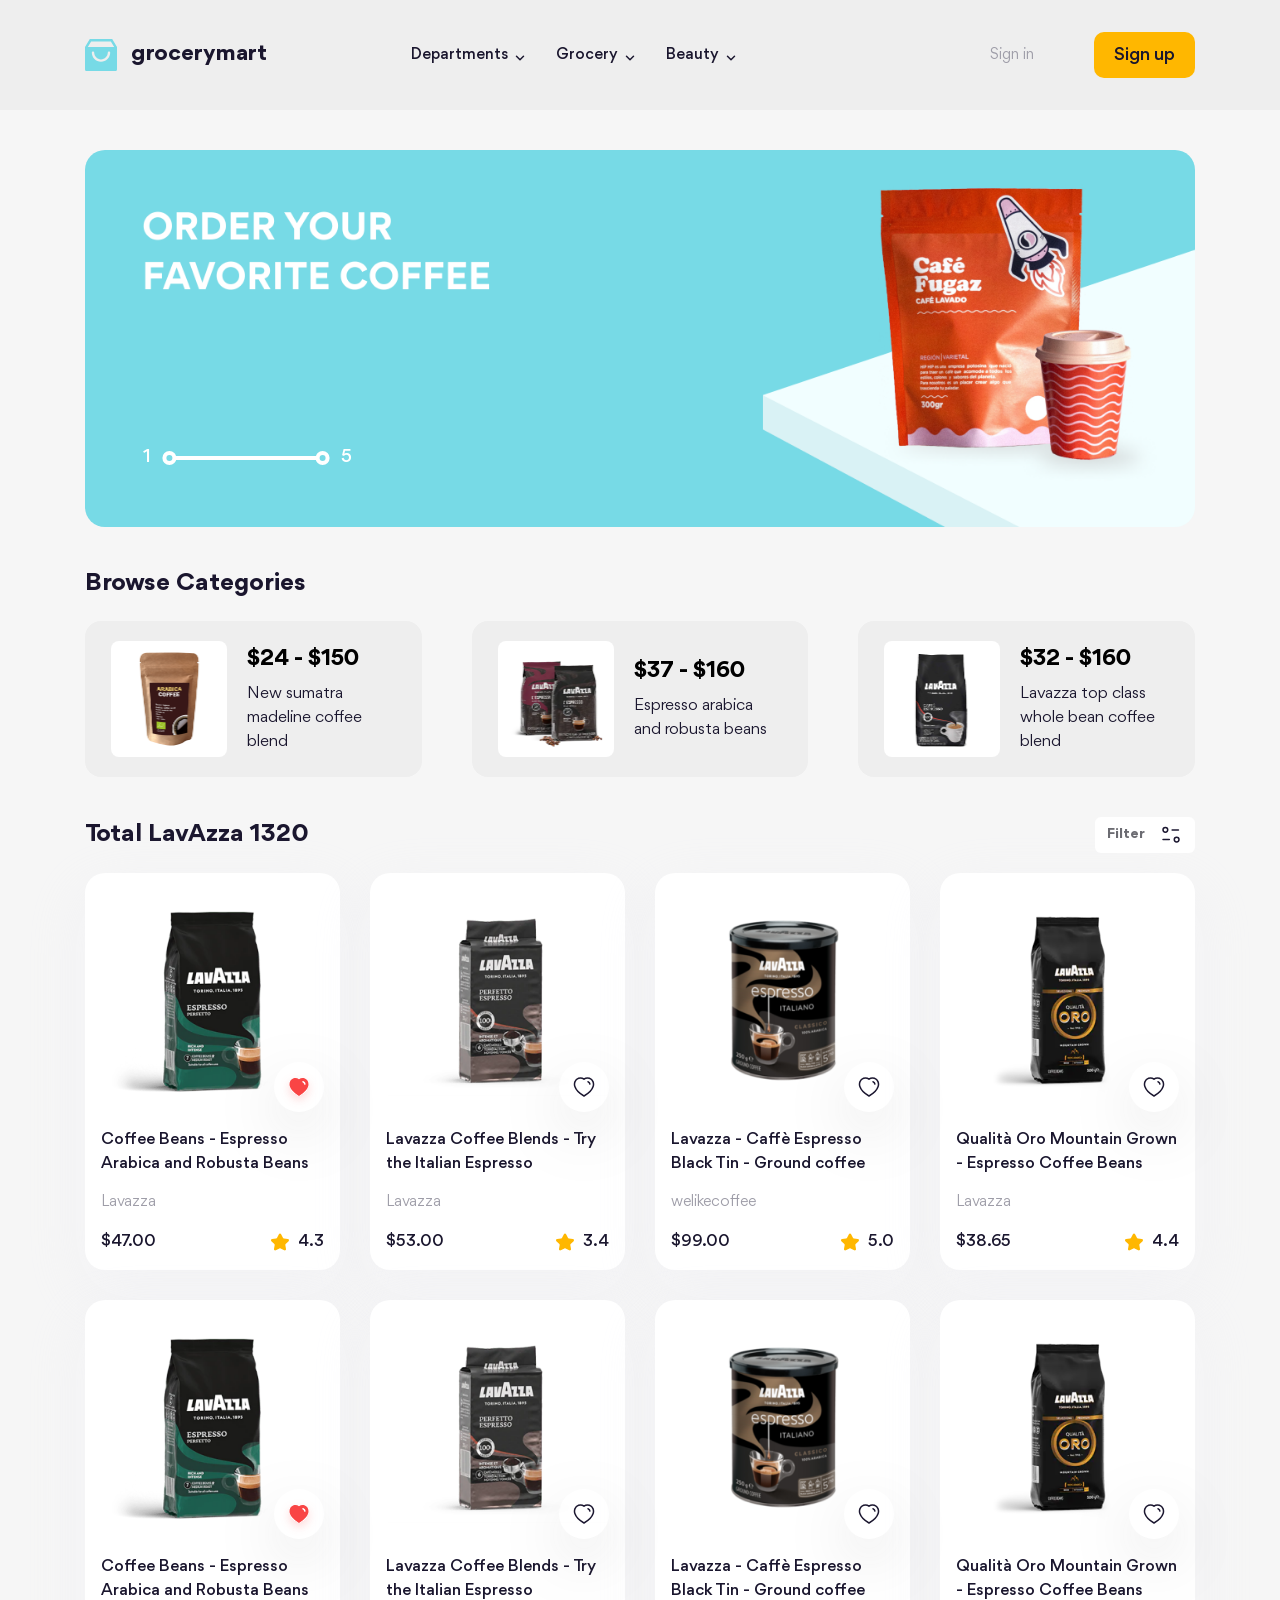
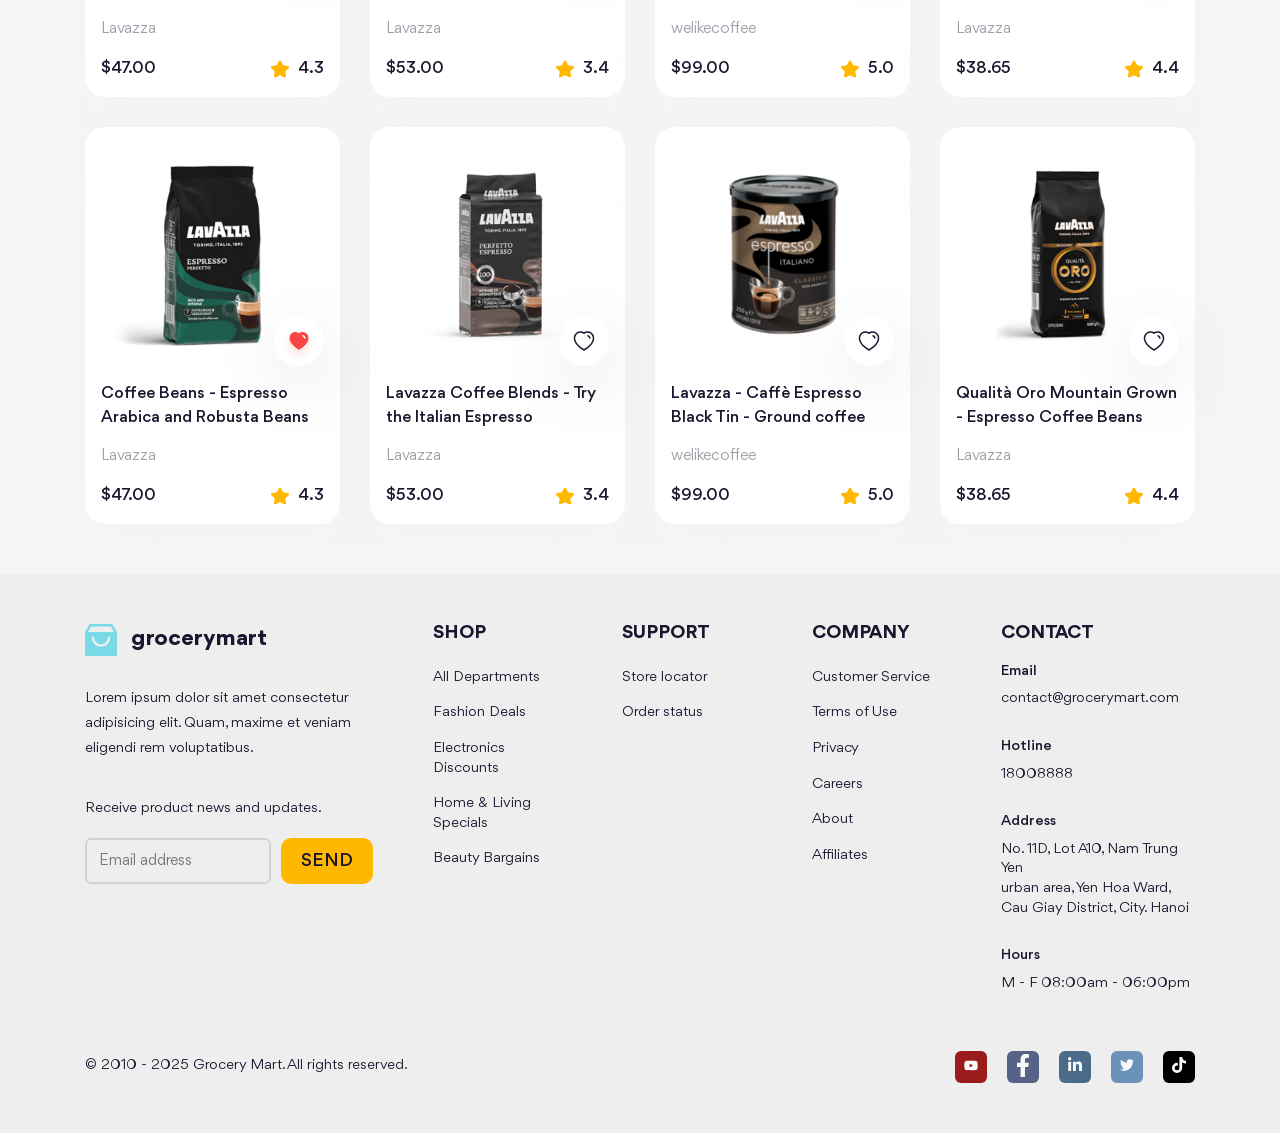
<file: index.html>
<!DOCTYPE html>
<html lang="en" class="">
    <head>
        <meta charset="UTF-8" />
        <meta name="viewport" content="width=device-width, initial-scale=1.0" />
        <title>Grocery Mart</title>

        <!-- Font -->
        <link rel="stylesheet" href="./assets/fonts/stylesheet.css" />
        <!-- Favicon -->
        <link rel="apple-touch-icon" sizes="76x76" href="./assets/favicon/apple-touch-icon.png" />
        <link rel="icon" type="image/png" sizes="32x32" href="./assets/favicon/favicon-32x32.png" />
        <link rel="icon" type="image/png" sizes="16x16" href="./assets/favicon/favicon-16x16.png" />
        <link rel="manifest" href="./assets/favicon/site.webmanifest" />
        <link rel="mask-icon" href="./assets/favicon/safari-pinned-tab.svg" color="#5bbad5" />
        <meta name="msapplication-TileColor" content="#da532c" />
        <meta name="theme-color" content="#ffffff" />

        <!-- Style CSS -->
        <link rel="stylesheet" href="./assets/css/main.css" />
        <!-- Scripts -->
        <script src="./assets/js/scripts.js"></script>
    </head>

    <body>
        <!-- Header -->
        <header id="header" class="header"></header>
        <script>
            load("#header", "./templates/header.html");
        </script>

        <!-- Main content -->
        <div class="container home">
            <!-- SlideShow -->
            <div class="home__container">
                <div class="slideshow">
                    <div class="slideshow__inner">
                        <div class="slideshow__item">
                            <a class="slideshow__link">
                                <picture>
                                    <source
                                        media="(max-width: 767.98px)"
                                        srcset="./assets/img/slideshow/slide-1-md.png"
                                    />
                                    <img src="./assets/img/slideshow/slide-1.png" alt="" class="slideshow__img" />
                                </picture>
                            </a>
                        </div>
                    </div>

                    <div class="slideshow__page">
                        <span class="slideshow__num">1</span>
                        <span class="slideshow__slider"></span>
                        <span class="slideshow__num">5</span>
                    </div>
                </div>
            </div>
            <!-- Browse Categories -->
            <section class="home__container">
                <div class="home__row">
                    <h2 class="home__heading">Browse Categories</h2>
                </div>
                <div class="home__cate row row-cols-3 row-cols-md-1">
                    <!-- Category item 1 -->
                    <div class="col">
                        <a href="">
                            <article class="cate-item">
                                <img src="./assets/img/category-item/item-1.png" alt="" class="cate-item__thumb" />
                                <section class="cate-item__info">
                                    <h3 class="cate-item__title">$24 - $150</h3>
                                    <p class="cate-item__desc">New sumatra madeline coffee blend</p>
                                </section>
                            </article>
                        </a>
                    </div>

                    <!-- Category item 2 -->
                    <div class="col">
                        <a href="">
                            <article class="cate-item">
                                <img src="./assets/img/category-item/item-2.png" alt="" class="cate-item__thumb" />
                                <section class="cate-item__info">
                                    <h3 class="cate-item__title">$37 - $160</h3>
                                    <p class="cate-item__desc">Espresso arabica and robusta beans</p>
                                </section>
                            </article>
                        </a>
                    </div>

                    <!-- Category item 3 -->
                    <div class="col">
                        <a href="">
                            <article class="cate-item">
                                <img src="./assets/img/category-item/item-3.png" alt="" class="cate-item__thumb" />
                                <section class="cate-item__info">
                                    <h3 class="cate-item__title">$32 - $160</h3>
                                    <p class="cate-item__desc">Lavazza top class whole bean coffee blend</p>
                                </section>
                            </article>
                        </a>
                    </div>
                </div>
            </section>
            <!-- Browse Product -->
            <section class="home__container">
                <div class="home__row">
                    <h2 class="home__heading">Total LavAzza 1320</h2>
                    <!-- Filter form -->
                    <div class="filter-wrap">
                        <button class="filter-btn js-toggle" toggle-target="#home-filter">
                            Filter
                            <img src="./assets/icons/filter.svg" alt="" class="icon filter-btn__icon" />
                        </button>
                        <div class="filter hide" id="home-filter">
                            <img src="./assets/icons/arrow-up.png" alt="" class="filter__arrow" />
                            <h3 class="filter__heading">Filter</h3>
                            <form action="" class="filter__form">
                                <div class="filter__row filter__content">
                                    <!-- FIlter column 1 -->
                                    <div class="filter__col">
                                        <label for="" class="filter__form-label">Price</label>
                                        <div class="filter__form-group">
                                            <div
                                                class="filter__form-slider"
                                                style="--min-value: 10%; --max-value: 80%"
                                            ></div>
                                        </div>
                                        <div class="filter__form-group filter__form-group--inline">
                                            <div>
                                                <label for="" class="filter__form-label filter__form-label--small"
                                                    >Minimum</label
                                                >
                                                <div class="filter__form-text-input filter__form-text-input--small">
                                                    <input
                                                        type="text"
                                                        name=""
                                                        id=""
                                                        class="filter__form-input"
                                                        value="$30.00"
                                                    />
                                                </div>
                                            </div>
                                            <div>
                                                <label for="" class="filter__form-label filter__form-label--small"
                                                    >Maximum</label
                                                >
                                                <div class="filter__form-text-input filter__form-text-input--small">
                                                    <input
                                                        type="text"
                                                        name=""
                                                        id=""
                                                        class="filter__form-input"
                                                        value="$100.00"
                                                    />
                                                </div>
                                            </div>
                                        </div>
                                    </div>

                                    <div class="filter__separate"></div>
                                    <!-- FIlter column 2 -->
                                    <div class="filter__col">
                                        <label for="" class="filter__form-label">Size/Weight</label>
                                        <div class="filter__form-group">
                                            <div class="filter__form-select-wrap">
                                                <div class="filter__form-select" style="--width: 158px">
                                                    500g
                                                    <img
                                                        src="./assets/icons/select-arrow.svg"
                                                        alt=""
                                                        class="icon filter__form-select-arrow"
                                                    />
                                                </div>
                                                <div class="filter__form-select">
                                                    Gram
                                                    <img
                                                        src="./assets/icons/select-arrow.svg"
                                                        alt=""
                                                        class="icon filter__form-select-arrow"
                                                    />
                                                </div>
                                            </div>
                                        </div>
                                        <div class="filter__form-group">
                                            <div class="filter__form-tags">
                                                <button class="filter__form-tag">Small</button>
                                                <button class="filter__form-tag">Medium</button>
                                                <button class="filter__form-tag">Large</button>
                                            </div>
                                        </div>
                                    </div>

                                    <div class="filter__separate"></div>

                                    <!-- FIlter column 3 -->
                                    <div class="filter__col">
                                        <label for="" class="filter__form-label">Brand</label>
                                        <div class="filter__form-group">
                                            <div class="filter__form-text-input">
                                                <input
                                                    type="text"
                                                    name=""
                                                    id=""
                                                    placeholder="Search brand name"
                                                    class="filter__form-input"
                                                />
                                                <img
                                                    src="./assets/icons/search.svg"
                                                    alt=""
                                                    class="icon filter__form-input-icon"
                                                />
                                            </div>
                                        </div>
                                        <div class="filter__form-group">
                                            <div class="filter__form-tags">
                                                <button class="filter__form-tag">Lavazza</button>
                                                <button class="filter__form-tag">Nescafe</button>
                                                <button class="filter__form-tag">Starbucks</button>
                                            </div>
                                        </div>
                                    </div>
                                </div>
                                <div class="filter__row filter__footer">
                                    <button class="btn btn--text filter__cancel js-toggle" toggle-target="#home-filter">
                                        Cancel
                                    </button>
                                    <button
                                        class="btn btn--primary filter__submit js-toggle"
                                        toggle-target="#home-filter"
                                    >
                                        Show Result
                                    </button>
                                </div>
                            </form>
                        </div>
                    </div>
                </div>
                <!-- Product list -->
                <div class="row row-cols-4 row-cols-lg-2 row-cols-sm-1 gy-3 g-lg-3 g-md-2">
                    <!-- Product Card 1 -->
                    <div class="col">
                        <article class="product-card">
                            <div class="product-card__img-wrap">
                                <a href="#!">
                                    <img src="./assets/img/product/item-1.png" alt="" class="product-card__thumb" />
                                </a>
                                <button class="like-btn like-btn--liked product-card__like-btn">
                                    <img src="./assets/icons/heart.svg" alt="" class="icon like-btn__icon" />
                                    <img src="./assets/icons/heart-red.svg" alt="" class="like-btn__icon--liked" />
                                </button>
                            </div>

                            <a href="">
                                <h3 class="product-card__title">Coffee Beans - Espresso Arabica and Robusta Beans</h3>
                            </a>
                            <p class="product-card__brand">Lavazza</p>
                            <div class="product-card__row">
                                <span class="product-card__price">$47.00</span>
                                <img src="./assets/icons/star.svg" alt="" class="product-card__star" />
                                <span class="product-card__score">4.3</span>
                            </div>
                        </article>
                    </div>

                    <!-- Product Card 2 -->
                    <div class="col">
                        <article class="product-card">
                            <div class="product-card__img-wrap">
                                <a href="#!">
                                    <img src="./assets/img/product/item-2.png" alt="" class="product-card__thumb" />
                                </a>
                                <button class="like-btn product-card__like-btn">
                                    <img src="./assets/icons/heart.svg" alt="" class="icon like-btn__icon" />
                                    <img src="./assets/icons/heart-red.svg" alt="" class="like-btn__icon--liked" />
                                </button>
                            </div>

                            <a href="">
                                <h3 class="product-card__title">Lavazza Coffee Blends - Try the Italian Espresso</h3>
                            </a>
                            <p class="product-card__brand">Lavazza</p>
                            <div class="product-card__row">
                                <span class="product-card__price">$53.00</span>
                                <img src="./assets/icons/star.svg" alt="" class="product-card__star" />
                                <span class="product-card__score">3.4</span>
                            </div>
                        </article>
                    </div>

                    <!-- Product Card 3 -->
                    <div class="col">
                        <article class="product-card">
                            <div class="product-card__img-wrap">
                                <a href="#!">
                                    <img src="./assets/img/product/item-3.png" alt="" class="product-card__thumb" />
                                </a>
                                <button class="like-btn product-card__like-btn">
                                    <img src="./assets/icons/heart.svg" alt="" class="icon like-btn__icon" />
                                    <img src="./assets/icons/heart-red.svg" alt="" class="like-btn__icon--liked" />
                                </button>
                            </div>

                            <a href="">
                                <h3 class="product-card__title">Lavazza - Caffè Espresso Black Tin - Ground coffee</h3>
                            </a>
                            <p class="product-card__brand">welikecoffee</p>
                            <div class="product-card__row">
                                <span class="product-card__price">$99.00</span>
                                <img src="./assets/icons/star.svg" alt="" class="product-card__star" />
                                <span class="product-card__score">5.0</span>
                            </div>
                        </article>
                    </div>

                    <!-- Product Card 4 -->
                    <div class="col">
                        <article class="product-card">
                            <div class="product-card__img-wrap">
                                <a href="#!">
                                    <img src="./assets/img/product/item-4.png" alt="" class="product-card__thumb" />
                                </a>
                                <button class="like-btn product-card__like-btn">
                                    <img src="./assets/icons/heart.svg" alt="" class="icon like-btn__icon" />
                                    <img src="./assets/icons/heart-red.svg" alt="" class="like-btn__icon--liked" />
                                </button>
                            </div>

                            <a href="">
                                <h3 class="product-card__title">Qualità Oro Mountain Grown - Espresso Coffee Beans</h3>
                            </a>
                            <p class="product-card__brand">Lavazza</p>
                            <div class="product-card__row">
                                <span class="product-card__price">$38.65 </span>
                                <img src="./assets/icons/star.svg" alt="" class="product-card__star" />
                                <span class="product-card__score">4.4</span>
                            </div>
                        </article>
                    </div>

                    <!-- Product Card 5 -->
                    <div class="col">
                        <article class="product-card">
                            <div class="product-card__img-wrap">
                                <a href="#!">
                                    <img src="./assets/img/product/item-1.png" alt="" class="product-card__thumb" />
                                </a>
                                <button class="like-btn like-btn--liked product-card__like-btn">
                                    <img src="./assets/icons/heart.svg" alt="" class="icon like-btn__icon" />
                                    <img src="./assets/icons/heart-red.svg" alt="" class="like-btn__icon--liked" />
                                </button>
                            </div>

                            <a href="">
                                <h3 class="product-card__title">Coffee Beans - Espresso Arabica and Robusta Beans</h3>
                            </a>
                            <p class="product-card__brand">Lavazza</p>
                            <div class="product-card__row">
                                <span class="product-card__price">$47.00</span>
                                <img src="./assets/icons/star.svg" alt="" class="product-card__star" />
                                <span class="product-card__score">4.3</span>
                            </div>
                        </article>
                    </div>

                    <!-- Product Card 6 -->
                    <div class="col">
                        <article class="product-card">
                            <div class="product-card__img-wrap">
                                <a href="#!">
                                    <img src="./assets/img/product/item-2.png" alt="" class="product-card__thumb" />
                                </a>
                                <button class="like-btn product-card__like-btn">
                                    <img src="./assets/icons/heart.svg" alt="" class="icon like-btn__icon" />
                                    <img src="./assets/icons/heart-red.svg" alt="" class="like-btn__icon--liked" />
                                </button>
                            </div>

                            <a href="">
                                <h3 class="product-card__title">Lavazza Coffee Blends - Try the Italian Espresso</h3>
                            </a>
                            <p class="product-card__brand">Lavazza</p>
                            <div class="product-card__row">
                                <span class="product-card__price">$53.00</span>
                                <img src="./assets/icons/star.svg" alt="" class="product-card__star" />
                                <span class="product-card__score">3.4</span>
                            </div>
                        </article>
                    </div>

                    <!-- Product Card 7 -->
                    <div class="col">
                        <article class="product-card">
                            <div class="product-card__img-wrap">
                                <a href="#!">
                                    <img src="./assets/img/product/item-3.png" alt="" class="product-card__thumb" />
                                </a>
                                <button class="like-btn product-card__like-btn">
                                    <img src="./assets/icons/heart.svg" alt="" class="icon like-btn__icon" />
                                    <img src="./assets/icons/heart-red.svg" alt="" class="like-btn__icon--liked" />
                                </button>
                            </div>

                            <a href="">
                                <h3 class="product-card__title">Lavazza - Caffè Espresso Black Tin - Ground coffee</h3>
                            </a>
                            <p class="product-card__brand">welikecoffee</p>
                            <div class="product-card__row">
                                <span class="product-card__price">$99.00</span>
                                <img src="./assets/icons/star.svg" alt="" class="product-card__star" />
                                <span class="product-card__score">5.0</span>
                            </div>
                        </article>
                    </div>

                    <!-- Product Card 8 -->
                    <div class="col">
                        <article class="product-card">
                            <div class="product-card__img-wrap">
                                <a href="#!">
                                    <img src="./assets/img/product/item-4.png" alt="" class="product-card__thumb" />
                                </a>
                                <button class="like-btn product-card__like-btn">
                                    <img src="./assets/icons/heart.svg" alt="" class="icon like-btn__icon" />
                                    <img src="./assets/icons/heart-red.svg" alt="" class="like-btn__icon--liked" />
                                </button>
                            </div>

                            <a href="">
                                <h3 class="product-card__title">Qualità Oro Mountain Grown - Espresso Coffee Beans</h3>
                            </a>
                            <p class="product-card__brand">Lavazza</p>
                            <div class="product-card__row">
                                <span class="product-card__price">$38.65 </span>
                                <img src="./assets/icons/star.svg" alt="" class="product-card__star" />
                                <span class="product-card__score">4.4</span>
                            </div>
                        </article>
                    </div>

                    <!-- Product Card 9 -->
                    <div class="col">
                        <article class="product-card">
                            <div class="product-card__img-wrap">
                                <a href="#!">
                                    <img src="./assets/img/product/item-1.png" alt="" class="product-card__thumb" />
                                </a>
                                <button class="like-btn like-btn--liked product-card__like-btn">
                                    <img src="./assets/icons/heart.svg" alt="" class="icon like-btn__icon" />
                                    <img src="./assets/icons/heart-red.svg" alt="" class="like-btn__icon--liked" />
                                </button>
                            </div>

                            <a href="">
                                <h3 class="product-card__title">Coffee Beans - Espresso Arabica and Robusta Beans</h3>
                            </a>
                            <p class="product-card__brand">Lavazza</p>
                            <div class="product-card__row">
                                <span class="product-card__price">$47.00</span>
                                <img src="./assets/icons/star.svg" alt="" class="product-card__star" />
                                <span class="product-card__score">4.3</span>
                            </div>
                        </article>
                    </div>

                    <!-- Product Card 10 -->
                    <div class="col">
                        <article class="product-card">
                            <div class="product-card__img-wrap">
                                <a href="#!">
                                    <img src="./assets/img/product/item-2.png" alt="" class="product-card__thumb" />
                                </a>
                                <button class="like-btn product-card__like-btn">
                                    <img src="./assets/icons/heart.svg" alt="" class="icon like-btn__icon" />
                                    <img src="./assets/icons/heart-red.svg" alt="" class="like-btn__icon--liked" />
                                </button>
                            </div>

                            <a href="">
                                <h3 class="product-card__title">Lavazza Coffee Blends - Try the Italian Espresso</h3>
                            </a>
                            <p class="product-card__brand">Lavazza</p>
                            <div class="product-card__row">
                                <span class="product-card__price">$53.00</span>
                                <img src="./assets/icons/star.svg" alt="" class="product-card__star" />
                                <span class="product-card__score">3.4</span>
                            </div>
                        </article>
                    </div>

                    <!-- Product Card 11 -->
                    <div class="col">
                        <article class="product-card">
                            <div class="product-card__img-wrap">
                                <a href="#!">
                                    <img src="./assets/img/product/item-3.png" alt="" class="product-card__thumb" />
                                </a>
                                <button class="like-btn product-card__like-btn">
                                    <img src="./assets/icons/heart.svg" alt="" class="icon like-btn__icon" />
                                    <img src="./assets/icons/heart-red.svg" alt="" class="like-btn__icon--liked" />
                                </button>
                            </div>

                            <a href="">
                                <h3 class="product-card__title">Lavazza - Caffè Espresso Black Tin - Ground coffee</h3>
                            </a>
                            <p class="product-card__brand">welikecoffee</p>
                            <div class="product-card__row">
                                <span class="product-card__price">$99.00</span>
                                <img src="./assets/icons/star.svg" alt="" class="product-card__star" />
                                <span class="product-card__score">5.0</span>
                            </div>
                        </article>
                    </div>

                    <!-- Product Card 12 -->
                    <div class="col">
                        <article class="product-card">
                            <div class="product-card__img-wrap">
                                <a href="#!">
                                    <img src="./assets/img/product/item-4.png" alt="" class="product-card__thumb" />
                                </a>
                                <button class="like-btn product-card__like-btn">
                                    <img src="./assets/icons/heart.svg" alt="" class="icon like-btn__icon" />
                                    <img src="./assets/icons/heart-red.svg" alt="" class="like-btn__icon--liked" />
                                </button>
                            </div>

                            <a href="">
                                <h3 class="product-card__title">Qualità Oro Mountain Grown - Espresso Coffee Beans</h3>
                            </a>
                            <p class="product-card__brand">Lavazza</p>
                            <div class="product-card__row">
                                <span class="product-card__price">$38.65 </span>
                                <img src="./assets/icons/star.svg" alt="" class="product-card__star" />
                                <span class="product-card__score">4.4</span>
                            </div>
                        </article>
                    </div>
                </div>
            </section>
        </div>
        <!-- Footer -->
        <footer id="footer" class="footer"></footer>
        <script>
            load("#footer", "./templates/footer.html");
        </script>
    </body>
</html>
</file>
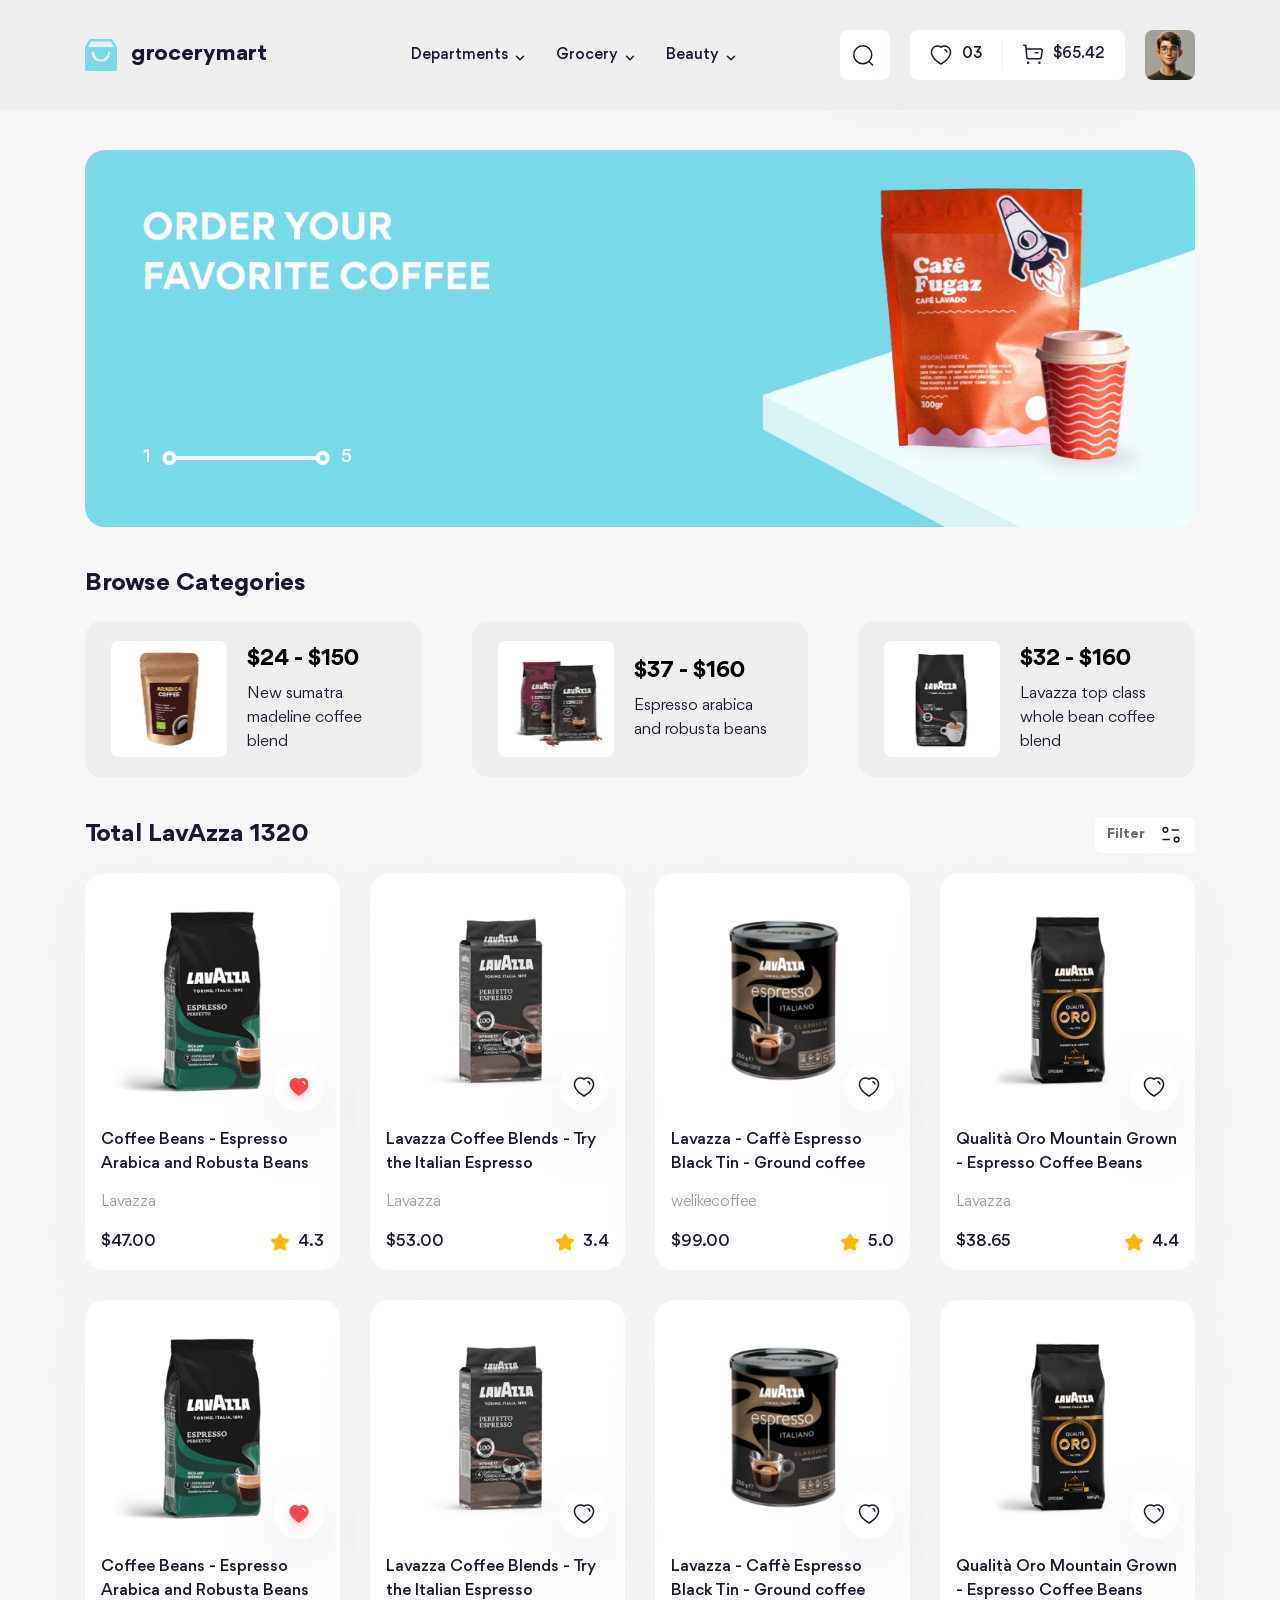
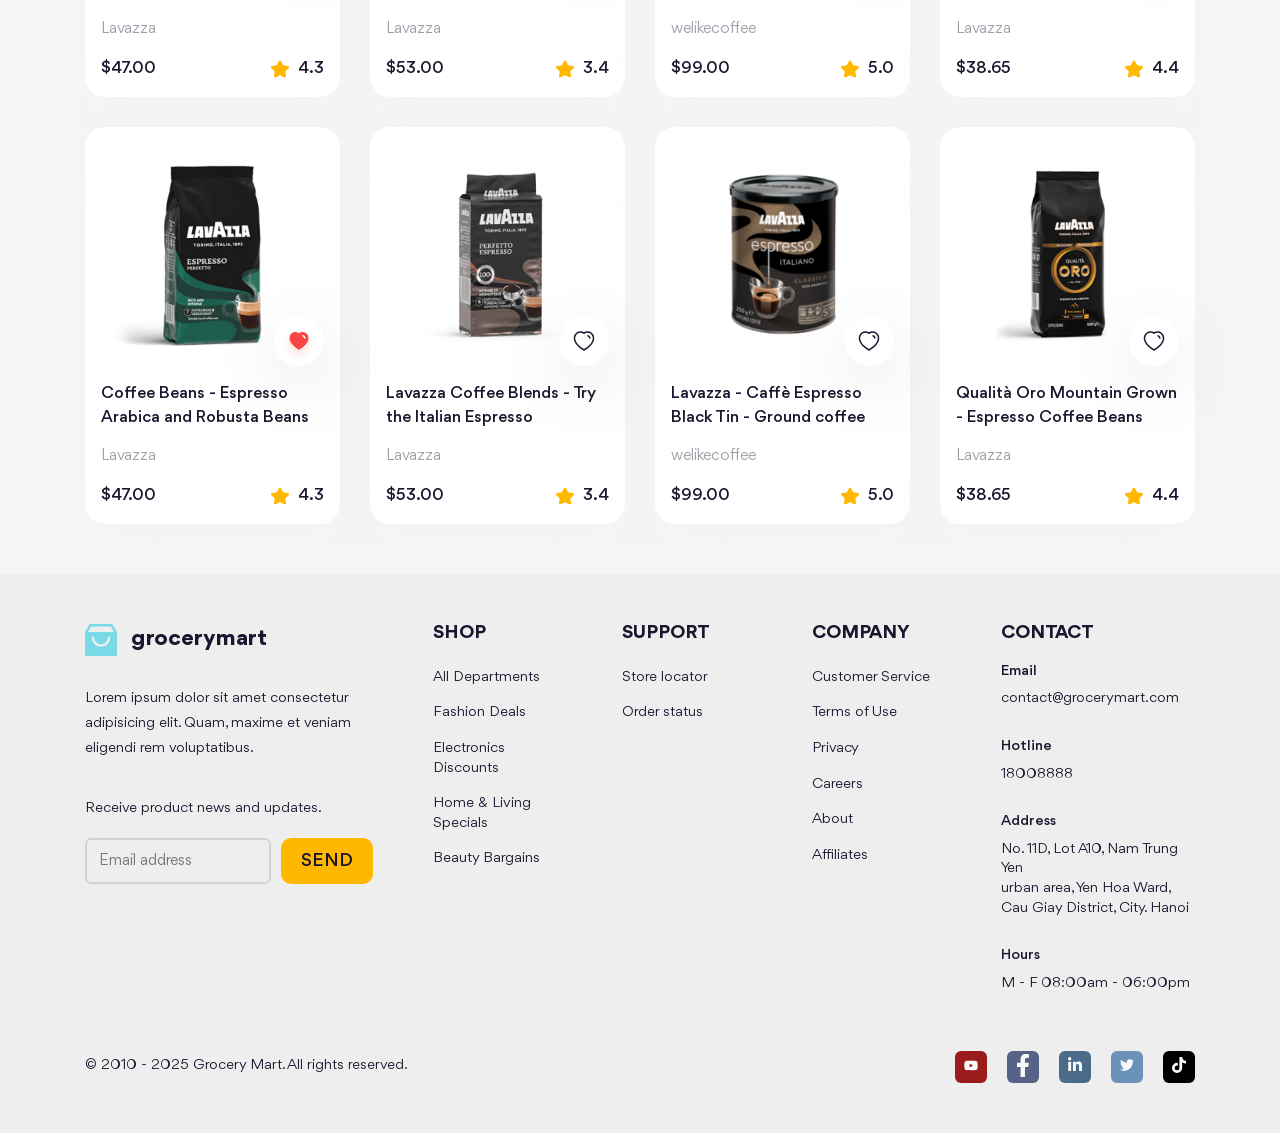
<file: index-logined.html>
<!DOCTYPE html>
<html lang="en" class="">
    <head>
        <meta charset="UTF-8" />
        <meta name="viewport" content="width=device-width, initial-scale=1.0" />
        <title>Grocery Mart</title>

        <!-- Font -->
        <link rel="stylesheet" href="./assets/fonts/stylesheet.css" />
        <!-- Favicon -->
        <link rel="apple-touch-icon" sizes="76x76" href="./assets/favicon/apple-touch-icon.png" />
        <link rel="icon" type="image/png" sizes="32x32" href="./assets/favicon/favicon-32x32.png" />
        <link rel="icon" type="image/png" sizes="16x16" href="./assets/favicon/favicon-16x16.png" />
        <link rel="manifest" href="./assets/favicon/site.webmanifest" />
        <link rel="mask-icon" href="./assets/favicon/safari-pinned-tab.svg" color="#5bbad5" />
        <meta name="msapplication-TileColor" content="#da532c" />
        <meta name="theme-color" content="#ffffff" />

        <!-- Style CSS -->
        <link rel="stylesheet" href="./assets/css/main.css" />
        <!-- Scripts -->
        <script src="./assets/js/scripts.js"></script>
    </head>

    <body>
        <!-- Header -->
        <header id="header" class="header"></header>
        <script>
            load("#header", "./templates/header-logined.html");
        </script>

        <!-- Main content -->
        <div class="container home">
            <!-- SlideShow -->
            <div class="home__container">
                <div class="slideshow">
                    <div class="slideshow__inner">
                        <div class="slideshow__item">
                            <a class="slideshow__link">
                                <picture>
                                    <source
                                        media="(max-width: 767.98px)"
                                        srcset="./assets/img/slideshow/slide-1-md.png"
                                    />
                                    <img src="./assets/img/slideshow/slide-1.png" alt="" class="slideshow__img" />
                                </picture>
                            </a>
                        </div>
                    </div>

                    <div class="slideshow__page">
                        <span class="slideshow__num">1</span>
                        <span class="slideshow__slider"></span>
                        <span class="slideshow__num">5</span>
                    </div>
                </div>
            </div>
            <!-- Browse Categories -->
            <section class="home__container">
                <div class="home__row">
                    <h2 class="home__heading">Browse Categories</h2>
                </div>
                <div class="home__cate row row-cols-3 row-cols-md-1">
                    <!-- Category item 1 -->
                    <div class="col">
                        <a href="">
                            <article class="cate-item">
                                <img src="./assets/img/category-item/item-1.png" alt="" class="cate-item__thumb" />
                                <section class="cate-item__info">
                                    <h3 class="cate-item__title">$24 - $150</h3>
                                    <p class="cate-item__desc">New sumatra madeline coffee blend</p>
                                </section>
                            </article>
                        </a>
                    </div>

                    <!-- Category item 2 -->
                    <div class="col">
                        <a href="">
                            <article class="cate-item">
                                <img src="./assets/img/category-item/item-2.png" alt="" class="cate-item__thumb" />
                                <section class="cate-item__info">
                                    <h3 class="cate-item__title">$37 - $160</h3>
                                    <p class="cate-item__desc">Espresso arabica and robusta beans</p>
                                </section>
                            </article>
                        </a>
                    </div>

                    <!-- Category item 3 -->
                    <div class="col">
                        <a href="">
                            <article class="cate-item">
                                <img src="./assets/img/category-item/item-3.png" alt="" class="cate-item__thumb" />
                                <section class="cate-item__info">
                                    <h3 class="cate-item__title">$32 - $160</h3>
                                    <p class="cate-item__desc">Lavazza top class whole bean coffee blend</p>
                                </section>
                            </article>
                        </a>
                    </div>
                </div>
            </section>
            <!-- Browse Product -->
            <section class="home__container">
                <div class="home__row">
                    <h2 class="home__heading">Total LavAzza 1320</h2>
                    <!-- Filter form -->
                    <div class="filter-wrap">
                        <button class="filter-btn js-toggle" toggle-target="#home-filter">
                            Filter
                            <img src="./assets/icons/filter.svg" alt="" class="icon filter-btn__icon" />
                        </button>
                        <div class="filter hide" id="home-filter">
                            <img src="./assets/icons/arrow-up.png" alt="" class="filter__arrow" />
                            <h3 class="filter__heading">Filter</h3>
                            <form action="" class="filter__form">
                                <div class="filter__row filter__content">
                                    <!-- FIlter column 1 -->
                                    <div class="filter__col">
                                        <label for="" class="filter__form-label">Price</label>
                                        <div class="filter__form-group">
                                            <div
                                                class="filter__form-slider"
                                                style="--min-value: 10%; --max-value: 80%"
                                            ></div>
                                        </div>
                                        <div class="filter__form-group filter__form-group--inline">
                                            <div>
                                                <label for="" class="filter__form-label filter__form-label--small"
                                                    >Minimum</label
                                                >
                                                <div class="filter__form-text-input filter__form-text-input--small">
                                                    <input
                                                        type="text"
                                                        name=""
                                                        id=""
                                                        class="filter__form-input"
                                                        value="$30.00"
                                                    />
                                                </div>
                                            </div>
                                            <div>
                                                <label for="" class="filter__form-label filter__form-label--small"
                                                    >Maximum</label
                                                >
                                                <div class="filter__form-text-input filter__form-text-input--small">
                                                    <input
                                                        type="text"
                                                        name=""
                                                        id=""
                                                        class="filter__form-input"
                                                        value="$100.00"
                                                    />
                                                </div>
                                            </div>
                                        </div>
                                    </div>

                                    <div class="filter__separate"></div>
                                    <!-- FIlter column 2 -->
                                    <div class="filter__col">
                                        <label for="" class="filter__form-label">Size/Weight</label>
                                        <div class="filter__form-group">
                                            <div class="filter__form-select-wrap">
                                                <div class="filter__form-select" style="--width: 158px">
                                                    500g
                                                    <img
                                                        src="./assets/icons/select-arrow.svg"
                                                        alt=""
                                                        class="icon filter__form-select-arrow"
                                                    />
                                                </div>
                                                <div class="filter__form-select">
                                                    Gram
                                                    <img
                                                        src="./assets/icons/select-arrow.svg"
                                                        alt=""
                                                        class="icon filter__form-select-arrow"
                                                    />
                                                </div>
                                            </div>
                                        </div>
                                        <div class="filter__form-group">
                                            <div class="filter__form-tags">
                                                <button class="filter__form-tag">Small</button>
                                                <button class="filter__form-tag">Medium</button>
                                                <button class="filter__form-tag">Large</button>
                                            </div>
                                        </div>
                                    </div>

                                    <div class="filter__separate"></div>

                                    <!-- FIlter column 3 -->
                                    <div class="filter__col">
                                        <label for="" class="filter__form-label">Brand</label>
                                        <div class="filter__form-group">
                                            <div class="filter__form-text-input">
                                                <input
                                                    type="text"
                                                    name=""
                                                    id=""
                                                    placeholder="Search brand name"
                                                    class="filter__form-input"
                                                />
                                                <img
                                                    src="./assets/icons/search.svg"
                                                    alt=""
                                                    class="icon filter__form-input-icon"
                                                />
                                            </div>
                                        </div>
                                        <div class="filter__form-group">
                                            <div class="filter__form-tags">
                                                <button class="filter__form-tag">Lavazza</button>
                                                <button class="filter__form-tag">Nescafe</button>
                                                <button class="filter__form-tag">Starbucks</button>
                                            </div>
                                        </div>
                                    </div>
                                </div>
                                <div class="filter__row filter__footer">
                                    <button class="btn btn--text filter__cancel js-toggle" toggle-target="#home-filter">
                                        Cancel
                                    </button>
                                    <button
                                        class="btn btn--primary filter__submit js-toggle"
                                        toggle-target="#home-filter"
                                    >
                                        Show Result
                                    </button>
                                </div>
                            </form>
                        </div>
                    </div>
                </div>
                <!-- Product list -->
                <div class="row row-cols-4 row-cols-lg-2 row-cols-sm-1 gy-3 g-lg-3 g-md-2">
                    <!-- Product Card 1 -->
                    <div class="col">
                        <article class="product-card">
                            <div class="product-card__img-wrap">
                                <a href="#!">
                                    <img src="./assets/img/product/item-1.png" alt="" class="product-card__thumb" />
                                </a>
                                <button class="like-btn like-btn--liked product-card__like-btn">
                                    <img src="./assets/icons/heart.svg" alt="" class="icon like-btn__icon" />
                                    <img src="./assets/icons/heart-red.svg" alt="" class="like-btn__icon--liked" />
                                </button>
                            </div>

                            <a href="">
                                <h3 class="product-card__title">Coffee Beans - Espresso Arabica and Robusta Beans</h3>
                            </a>
                            <p class="product-card__brand">Lavazza</p>
                            <div class="product-card__row">
                                <span class="product-card__price">$47.00</span>
                                <img src="./assets/icons/star.svg" alt="" class="product-card__star" />
                                <span class="product-card__score">4.3</span>
                            </div>
                        </article>
                    </div>

                    <!-- Product Card 2 -->
                    <div class="col">
                        <article class="product-card">
                            <div class="product-card__img-wrap">
                                <a href="#!">
                                    <img src="./assets/img/product/item-2.png" alt="" class="product-card__thumb" />
                                </a>
                                <button class="like-btn product-card__like-btn">
                                    <img src="./assets/icons/heart.svg" alt="" class="icon like-btn__icon" />
                                    <img src="./assets/icons/heart-red.svg" alt="" class="like-btn__icon--liked" />
                                </button>
                            </div>

                            <a href="">
                                <h3 class="product-card__title">Lavazza Coffee Blends - Try the Italian Espresso</h3>
                            </a>
                            <p class="product-card__brand">Lavazza</p>
                            <div class="product-card__row">
                                <span class="product-card__price">$53.00</span>
                                <img src="./assets/icons/star.svg" alt="" class="product-card__star" />
                                <span class="product-card__score">3.4</span>
                            </div>
                        </article>
                    </div>

                    <!-- Product Card 3 -->
                    <div class="col">
                        <article class="product-card">
                            <div class="product-card__img-wrap">
                                <a href="#!">
                                    <img src="./assets/img/product/item-3.png" alt="" class="product-card__thumb" />
                                </a>
                                <button class="like-btn product-card__like-btn">
                                    <img src="./assets/icons/heart.svg" alt="" class="icon like-btn__icon" />
                                    <img src="./assets/icons/heart-red.svg" alt="" class="like-btn__icon--liked" />
                                </button>
                            </div>

                            <a href="">
                                <h3 class="product-card__title">Lavazza - Caffè Espresso Black Tin - Ground coffee</h3>
                            </a>
                            <p class="product-card__brand">welikecoffee</p>
                            <div class="product-card__row">
                                <span class="product-card__price">$99.00</span>
                                <img src="./assets/icons/star.svg" alt="" class="product-card__star" />
                                <span class="product-card__score">5.0</span>
                            </div>
                        </article>
                    </div>

                    <!-- Product Card 4 -->
                    <div class="col">
                        <article class="product-card">
                            <div class="product-card__img-wrap">
                                <a href="#!">
                                    <img src="./assets/img/product/item-4.png" alt="" class="product-card__thumb" />
                                </a>
                                <button class="like-btn product-card__like-btn">
                                    <img src="./assets/icons/heart.svg" alt="" class="icon like-btn__icon" />
                                    <img src="./assets/icons/heart-red.svg" alt="" class="like-btn__icon--liked" />
                                </button>
                            </div>

                            <a href="">
                                <h3 class="product-card__title">Qualità Oro Mountain Grown - Espresso Coffee Beans</h3>
                            </a>
                            <p class="product-card__brand">Lavazza</p>
                            <div class="product-card__row">
                                <span class="product-card__price">$38.65 </span>
                                <img src="./assets/icons/star.svg" alt="" class="product-card__star" />
                                <span class="product-card__score">4.4</span>
                            </div>
                        </article>
                    </div>

                    <!-- Product Card 5 -->
                    <div class="col">
                        <article class="product-card">
                            <div class="product-card__img-wrap">
                                <a href="#!">
                                    <img src="./assets/img/product/item-1.png" alt="" class="product-card__thumb" />
                                </a>
                                <button class="like-btn like-btn--liked product-card__like-btn">
                                    <img src="./assets/icons/heart.svg" alt="" class="icon like-btn__icon" />
                                    <img src="./assets/icons/heart-red.svg" alt="" class="like-btn__icon--liked" />
                                </button>
                            </div>

                            <a href="">
                                <h3 class="product-card__title">Coffee Beans - Espresso Arabica and Robusta Beans</h3>
                            </a>
                            <p class="product-card__brand">Lavazza</p>
                            <div class="product-card__row">
                                <span class="product-card__price">$47.00</span>
                                <img src="./assets/icons/star.svg" alt="" class="product-card__star" />
                                <span class="product-card__score">4.3</span>
                            </div>
                        </article>
                    </div>

                    <!-- Product Card 6 -->
                    <div class="col">
                        <article class="product-card">
                            <div class="product-card__img-wrap">
                                <a href="#!">
                                    <img src="./assets/img/product/item-2.png" alt="" class="product-card__thumb" />
                                </a>
                                <button class="like-btn product-card__like-btn">
                                    <img src="./assets/icons/heart.svg" alt="" class="icon like-btn__icon" />
                                    <img src="./assets/icons/heart-red.svg" alt="" class="like-btn__icon--liked" />
                                </button>
                            </div>

                            <a href="">
                                <h3 class="product-card__title">Lavazza Coffee Blends - Try the Italian Espresso</h3>
                            </a>
                            <p class="product-card__brand">Lavazza</p>
                            <div class="product-card__row">
                                <span class="product-card__price">$53.00</span>
                                <img src="./assets/icons/star.svg" alt="" class="product-card__star" />
                                <span class="product-card__score">3.4</span>
                            </div>
                        </article>
                    </div>

                    <!-- Product Card 7 -->
                    <div class="col">
                        <article class="product-card">
                            <div class="product-card__img-wrap">
                                <a href="#!">
                                    <img src="./assets/img/product/item-3.png" alt="" class="product-card__thumb" />
                                </a>
                                <button class="like-btn product-card__like-btn">
                                    <img src="./assets/icons/heart.svg" alt="" class="icon like-btn__icon" />
                                    <img src="./assets/icons/heart-red.svg" alt="" class="like-btn__icon--liked" />
                                </button>
                            </div>

                            <a href="">
                                <h3 class="product-card__title">Lavazza - Caffè Espresso Black Tin - Ground coffee</h3>
                            </a>
                            <p class="product-card__brand">welikecoffee</p>
                            <div class="product-card__row">
                                <span class="product-card__price">$99.00</span>
                                <img src="./assets/icons/star.svg" alt="" class="product-card__star" />
                                <span class="product-card__score">5.0</span>
                            </div>
                        </article>
                    </div>

                    <!-- Product Card 8 -->
                    <div class="col">
                        <article class="product-card">
                            <div class="product-card__img-wrap">
                                <a href="#!">
                                    <img src="./assets/img/product/item-4.png" alt="" class="product-card__thumb" />
                                </a>
                                <button class="like-btn product-card__like-btn">
                                    <img src="./assets/icons/heart.svg" alt="" class="icon like-btn__icon" />
                                    <img src="./assets/icons/heart-red.svg" alt="" class="like-btn__icon--liked" />
                                </button>
                            </div>

                            <a href="">
                                <h3 class="product-card__title">Qualità Oro Mountain Grown - Espresso Coffee Beans</h3>
                            </a>
                            <p class="product-card__brand">Lavazza</p>
                            <div class="product-card__row">
                                <span class="product-card__price">$38.65 </span>
                                <img src="./assets/icons/star.svg" alt="" class="product-card__star" />
                                <span class="product-card__score">4.4</span>
                            </div>
                        </article>
                    </div>

                    <!-- Product Card 9 -->
                    <div class="col">
                        <article class="product-card">
                            <div class="product-card__img-wrap">
                                <a href="#!">
                                    <img src="./assets/img/product/item-1.png" alt="" class="product-card__thumb" />
                                </a>
                                <button class="like-btn like-btn--liked product-card__like-btn">
                                    <img src="./assets/icons/heart.svg" alt="" class="icon like-btn__icon" />
                                    <img src="./assets/icons/heart-red.svg" alt="" class="like-btn__icon--liked" />
                                </button>
                            </div>

                            <a href="">
                                <h3 class="product-card__title">Coffee Beans - Espresso Arabica and Robusta Beans</h3>
                            </a>
                            <p class="product-card__brand">Lavazza</p>
                            <div class="product-card__row">
                                <span class="product-card__price">$47.00</span>
                                <img src="./assets/icons/star.svg" alt="" class="product-card__star" />
                                <span class="product-card__score">4.3</span>
                            </div>
                        </article>
                    </div>

                    <!-- Product Card 10 -->
                    <div class="col">
                        <article class="product-card">
                            <div class="product-card__img-wrap">
                                <a href="#!">
                                    <img src="./assets/img/product/item-2.png" alt="" class="product-card__thumb" />
                                </a>
                                <button class="like-btn product-card__like-btn">
                                    <img src="./assets/icons/heart.svg" alt="" class="icon like-btn__icon" />
                                    <img src="./assets/icons/heart-red.svg" alt="" class="like-btn__icon--liked" />
                                </button>
                            </div>

                            <a href="">
                                <h3 class="product-card__title">Lavazza Coffee Blends - Try the Italian Espresso</h3>
                            </a>
                            <p class="product-card__brand">Lavazza</p>
                            <div class="product-card__row">
                                <span class="product-card__price">$53.00</span>
                                <img src="./assets/icons/star.svg" alt="" class="product-card__star" />
                                <span class="product-card__score">3.4</span>
                            </div>
                        </article>
                    </div>

                    <!-- Product Card 11 -->
                    <div class="col">
                        <article class="product-card">
                            <div class="product-card__img-wrap">
                                <a href="#!">
                                    <img src="./assets/img/product/item-3.png" alt="" class="product-card__thumb" />
                                </a>
                                <button class="like-btn product-card__like-btn">
                                    <img src="./assets/icons/heart.svg" alt="" class="icon like-btn__icon" />
                                    <img src="./assets/icons/heart-red.svg" alt="" class="like-btn__icon--liked" />
                                </button>
                            </div>

                            <a href="">
                                <h3 class="product-card__title">Lavazza - Caffè Espresso Black Tin - Ground coffee</h3>
                            </a>
                            <p class="product-card__brand">welikecoffee</p>
                            <div class="product-card__row">
                                <span class="product-card__price">$99.00</span>
                                <img src="./assets/icons/star.svg" alt="" class="product-card__star" />
                                <span class="product-card__score">5.0</span>
                            </div>
                        </article>
                    </div>

                    <!-- Product Card 12 -->
                    <div class="col">
                        <article class="product-card">
                            <div class="product-card__img-wrap">
                                <a href="#!">
                                    <img src="./assets/img/product/item-4.png" alt="" class="product-card__thumb" />
                                </a>
                                <button class="like-btn product-card__like-btn">
                                    <img src="./assets/icons/heart.svg" alt="" class="icon like-btn__icon" />
                                    <img src="./assets/icons/heart-red.svg" alt="" class="like-btn__icon--liked" />
                                </button>
                            </div>

                            <a href="">
                                <h3 class="product-card__title">Qualità Oro Mountain Grown - Espresso Coffee Beans</h3>
                            </a>
                            <p class="product-card__brand">Lavazza</p>
                            <div class="product-card__row">
                                <span class="product-card__price">$38.65 </span>
                                <img src="./assets/icons/star.svg" alt="" class="product-card__star" />
                                <span class="product-card__score">4.4</span>
                            </div>
                        </article>
                    </div>
                </div>
            </section>
        </div>
        <!-- Footer -->
        <footer id="footer" class="footer"></footer>
        <script>
            load("#footer", "./templates/footer.html");
        </script>
    </body>
</html>
</file>
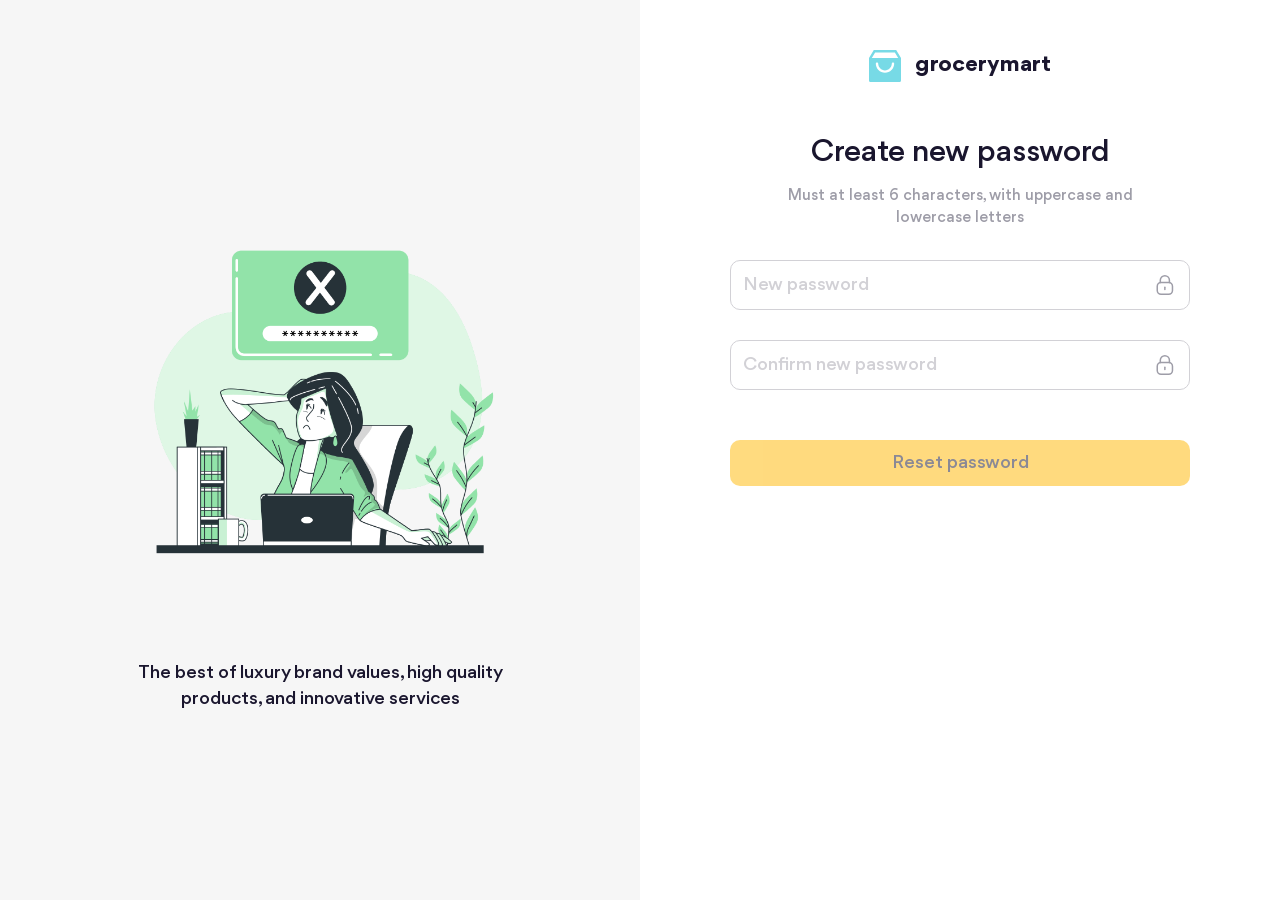
<file: new-password.html>
<!DOCTYPE html>
<html lang="en" class="">
    <head>
        <meta charset="UTF-8" />
        <meta name="viewport" content="width=device-width, initial-scale=1.0" />
        <title>Create new password | GroceryMart</title>

        <!-- Font -->
        <link rel="stylesheet" href="./assets/fonts/stylesheet.css" />
        <!-- Favicon -->
        <link rel="apple-touch-icon" sizes="76x76" href="./assets/favicon/apple-touch-icon.png" />
        <link rel="icon" type="image/png" sizes="32x32" href="./assets/favicon/favicon-32x32.png" />
        <link rel="icon" type="image/png" sizes="16x16" href="./assets/favicon/favicon-16x16.png" />
        <link rel="manifest" href="./assets/favicon/site.webmanifest" />
        <link rel="mask-icon" href="./assets/favicon/safari-pinned-tab.svg" color="#5bbad5" />
        <meta name="msapplication-TileColor" content="#da532c" />
        <meta name="theme-color" content="#ffffff" />

        <!-- Style CSS -->
        <link rel="stylesheet" href="./assets/css/main.css" />
        <!-- Scripts -->
        <script src="./assets/js/scripts.js"></script>
    </head>
    <body>
        <main>
            <div class="auth">
                <!-- Auth intro -->
                <div class="auth__intro d-md-none">
                    <img src="./assets/img/auth/forgot-password.png" alt="" class="auth__intro-img" />
                    <p class="auth__intro-text">
                        The best of luxury brand values, high quality products, and innovative services
                    </p>
                </div>
                <!-- Auth content -->
                <div class="auth__content">
                    <div class="auth__content-inner">
                        <!-- Logo -->
                        <a href="./" class="logo">
                            <img src="./assets/icons/logo.svg" alt="grocerymart" class="logo__img" />
                            <h2 class="logo__title">grocerymart</h2>
                        </a>
                        <h1 class="auth__heading">Create new password</h1>
                        <p class="auth__desc">Must at least 6 characters, with uppercase and lowercase letters</p>
                        <form action="./sign-in.html" class="form auth__form auth__form-forgot">
                            <div class="form__group">
                                <div class="form__text-input">
                                    <input
                                        type="password"
                                        name=""
                                        id=""
                                        class="form__input"
                                        placeholder="New password"
                                        required
                                        minlength="6"
                                    />
                                    <img src="./assets/icons/lock.svg" alt="" class="form__input-icon" />
                                    <img src="./assets/icons/form-error.svg" alt="" class="form__input-icon-error" />
                                </div>
                                <p class="form__error">Password is not in correct format</p>
                            </div>

                            <div class="form__group">
                                <div class="form__text-input">
                                    <input
                                        type="password"
                                        name=""
                                        id=""
                                        class="form__input"
                                        placeholder="Confirm new password"
                                        required
                                        minlength="6"
                                    />
                                    <img src="./assets/icons/lock.svg" alt="" class="form__input-icon" />
                                    <img src="./assets/icons/form-error.svg" alt="" class="form__input-icon-error" />
                                </div>
                                <p class="form__error">Password is not in correct format</p>
                            </div>

                            <div class="form__group auth__btn-group">
                                <button class="btn btn--primary auth__btn form__submit-btn">Reset password</button>
                            </div>
                        </form>
                    </div>
                </div>
            </div>
        </main>
        <script>
            window.dispatchEvent(new Event("template-loaded"));
        </script>
    </body>
</html>
</file>
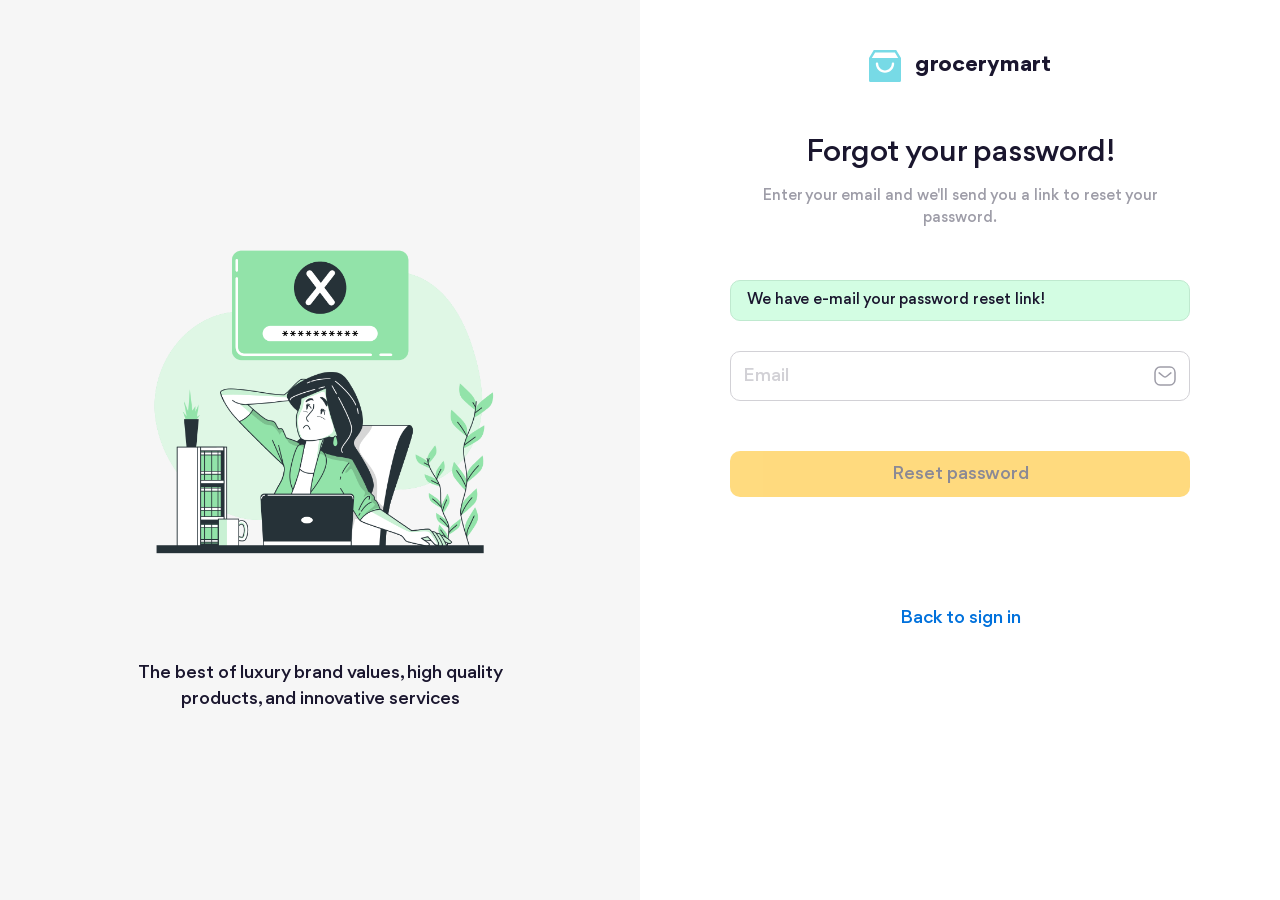
<file: reset-password.html>
<!DOCTYPE html>
<html lang="en" class="">
    <head>
        <meta charset="UTF-8" />
        <meta name="viewport" content="width=device-width, initial-scale=1.0" />
        <title>Sign in | GroceryMart</title>

        <!-- Font -->
        <link rel="stylesheet" href="./assets/fonts/stylesheet.css" />
        <!-- Favicon -->
        <link rel="apple-touch-icon" sizes="76x76" href="./assets/favicon/apple-touch-icon.png" />
        <link rel="icon" type="image/png" sizes="32x32" href="./assets/favicon/favicon-32x32.png" />
        <link rel="icon" type="image/png" sizes="16x16" href="./assets/favicon/favicon-16x16.png" />
        <link rel="manifest" href="./assets/favicon/site.webmanifest" />
        <link rel="mask-icon" href="./assets/favicon/safari-pinned-tab.svg" color="#5bbad5" />
        <meta name="msapplication-TileColor" content="#da532c" />
        <meta name="theme-color" content="#ffffff" />

        <!-- Style CSS -->
        <link rel="stylesheet" href="./assets/css/main.css" />
        <!-- Scripts -->
        <script src="./assets/js/scripts.js"></script>
    </head>
    <body>
        <main>
            <div class="auth">
                <!-- Auth intro -->
                <div class="auth__intro d-md-none">
                    <img
                        src="./assets/img/auth/forgot-password.png"
                        alt=""
                        class="auth__intro-img"
                        style="--width: 424px"
                    />
                    <p class="auth__intro-text">
                        The best of luxury brand values, high quality products, and innovative services
                    </p>
                </div>
                <!-- Auth content -->
                <div class="auth__content">
                    <div class="auth__content-inner">
                        <!-- Logo -->
                        <a href="./" class="logo">
                            <img src="./assets/icons/logo.svg" alt="grocerymart" class="logo__img" />
                            <h2 class="logo__title">grocerymart</h2>
                        </a>
                        <h1 class="auth__heading">Forgot your password!</h1>
                        <p class="auth__desc">Enter your email and we'll send you a link to reset your password.</p>

                        <div class="auth__message message message--success">
                            We have e-mail your password reset link!
                        </div>
                        <form action="./index-logined.html" class="form auth__form auth__form-forgot">
                            <div class="form__group">
                                <div class="form__text-input">
                                    <input
                                        type="email"
                                        name=""
                                        id=""
                                        class="form__input"
                                        placeholder="Email"
                                        required
                                    />
                                    <img src="./assets/icons/message.svg" alt="" class="form__input-icon" />
                                    <img src="./assets/icons/form-error.svg" alt="" class="form__input-icon-error" />
                                </div>
                                <p class="form__error">Email is not in correct format</p>
                            </div>

                            <div class="form__group auth__btn-group">
                                <button class="btn btn--primary auth__btn form__submit-btn">Reset password</button>
                            </div>
                        </form>

                        <p class="auth__text">
                            <a href="./sign-in.html" class="auth__link auth__text-link">Back to sign in</a>
                        </p>
                    </div>
                </div>
            </div>
        </main>
        <script>
            window.dispatchEvent(new Event("template-loaded"));
        </script>
    </body>
</html>
</file>
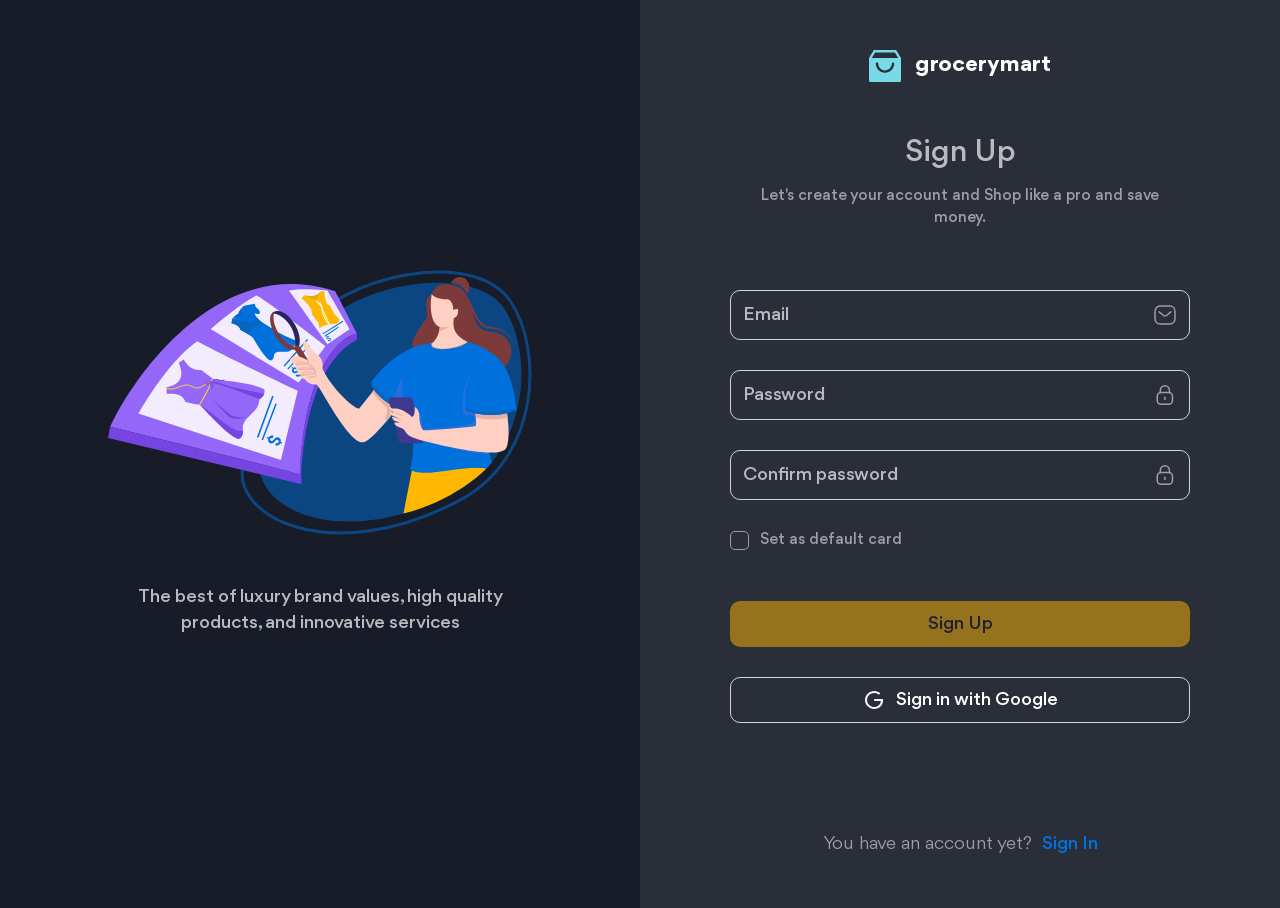
<file: sign-up.html>
<!DOCTYPE html>
<html lang="en" class="dark">
    <head>
        <meta charset="UTF-8" />
        <meta name="viewport" content="width=device-width, initial-scale=1.0" />
        <title>Sign up | GroceryMart</title>

        <!-- Font -->
        <link rel="stylesheet" href="./assets/fonts/stylesheet.css" />
        <!-- Favicon -->
        <link rel="apple-touch-icon" sizes="76x76" href="./assets/favicon/apple-touch-icon.png" />
        <link rel="icon" type="image/png" sizes="32x32" href="./assets/favicon/favicon-32x32.png" />
        <link rel="icon" type="image/png" sizes="16x16" href="./assets/favicon/favicon-16x16.png" />
        <link rel="manifest" href="./assets/favicon/site.webmanifest" />
        <link rel="mask-icon" href="./assets/favicon/safari-pinned-tab.svg" color="#5bbad5" />
        <meta name="msapplication-TileColor" content="#da532c" />
        <meta name="theme-color" content="#ffffff" />

        <!-- Style CSS -->
        <link rel="stylesheet" href="./assets/css/main.css" />
        <!-- Scripts -->
        <script src="./assets/js/scripts.js"></script>
    </head>
    <body>
        <main>
            <div class="auth">
                <!-- Auth intro -->
                <div class="auth__intro">
                    <!-- Logo -->
                    <a href="./" class="auth__intro-logo logo d-none d-md-flex">
                        <img src="./assets/icons/logo.svg" alt="grocerymart" class="logo__img" />
                        <h1 class="logo__title">grocerymart</h1>
                    </a>

                    <img src="./assets/img/auth/intro.svg" alt="" class="auth__intro-img" />
                    <p class="auth__intro-text">
                        The best of luxury brand values, high quality products, and innovative services
                    </p>

                    <button class="auth__intro-next d-none d-md-flex js-toggle" toggle-target="#auth-content">
                        <img src="./assets/img/auth/intro-arrow.svg" alt="" />
                    </button>
                </div>
                <!-- Auth content -->
                <div class="auth__content hide" id="auth-content">
                    <div class="auth__content-inner">
                        <!-- Logo -->
                        <a href="./" class="logo">
                            <img src="./assets/icons/logo.svg" alt="grocerymart" class="logo__img" />
                            <h1 class="logo__title">grocerymart</h1>
                        </a>
                        <h1 class="auth__heading">Sign Up</h1>
                        <p class="auth__desc">Let's create your account and Shop like a pro and save money.</p>
                        <form action="./index-logined.html" class="form auth__form">
                            <div class="form__group">
                                <div class="form__text-input">
                                    <input
                                        type="email"
                                        name=""
                                        id=""
                                        class="form__input"
                                        placeholder="Email"
                                        required
                                    />
                                    <img src="./assets/icons/message.svg" alt="" class="form__input-icon" />
                                    <img src="./assets/icons/form-error.svg" alt="" class="form__input-icon-error" />
                                </div>
                                <p class="form__error">Email is not in correct format</p>
                            </div>

                            <div class="form__group">
                                <div class="form__text-input">
                                    <input
                                        type="password"
                                        name=""
                                        id=""
                                        class="form__input"
                                        placeholder="Password"
                                        required
                                        minlength="6"
                                    />
                                    <img src="./assets/icons/lock.svg" alt="" class="form__input-icon" />
                                    <img src="./assets/icons/form-error.svg" alt="" class="form__input-icon-error" />
                                </div>
                                <p class="form__error">Password is not in correct format</p>
                            </div>

                            <div class="form__group">
                                <div class="form__text-input">
                                    <input
                                        type="password"
                                        name=""
                                        id=""
                                        class="form__input"
                                        placeholder="Confirm password"
                                        required
                                        minlength="6"
                                    />
                                    <img src="./assets/icons/lock.svg" alt="" class="form__input-icon" />
                                    <img src="./assets/icons/form-error.svg" alt="" class="form__input-icon-error" />
                                </div>
                                <p class="form__error">Password is not in correct format</p>
                            </div>

                            <div class="form__group form__group--inline">
                                <label class="form__checkbox">
                                    <input type="checkbox" name="" id="" class="form__checkbox-input d-none" />
                                    <span class="form__checkbox-label">Set as default card</span>
                                </label>
                                <!-- <a href="" class="auth__link form__pull-right">Recovery Password</a> -->
                            </div>

                            <div class="form__group auth__btn-group">
                                <button class="btn btn--primary auth__btn form__submit-btn">Sign Up</button>
                                <button class="btn btn--outline auth__btn btn--no-margin">
                                    <img src="./assets/icons/google.svg" alt="" class="btn__icon icon" />
                                    Sign in with Google
                                </button>
                            </div>
                        </form>

                        <p class="auth__text">
                            You have an account yet?
                            <a href="./sign-in.html" class="auth__link auth__text-link">Sign In</a>
                        </p>
                    </div>
                </div>
            </div>
        </main>
        <script>
            window.dispatchEvent(new Event("template-loaded"));
        </script>
    </body>
</html>
</file>
<file: assets/fonts/stylesheet.css>
@font-face {
    font-family: 'Gordita';
    src: url('Gordita-Bold.woff2') format('woff2'),
        url('Gordita-Bold.woff') format('woff');
    font-weight: bold;
    font-style: normal;
    font-display: swap;
}

@font-face {
    font-family: 'Gordita';
    src: url('Gordita-Light.woff2') format('woff2'),
        url('Gordita-Light.woff') format('woff');
    font-weight: 300;
    font-style: normal;
    font-display: swap;
}

@font-face {
    font-family: 'Gordita';
    src: url('Gordita-BoldItalic.woff2') format('woff2'),
        url('Gordita-BoldItalic.woff') format('woff');
    font-weight: bold;
    font-style: italic;
    font-display: swap;
}

@font-face {
    font-family: 'Gordita';
    src: url('Gordita-LightItalic.woff2') format('woff2'),
        url('Gordita-LightItalic.woff') format('woff');
    font-weight: 300;
    font-style: italic;
    font-display: swap;
}

@font-face {
    font-family: 'Gordita';
    src: url('Gordita-Regular.woff2') format('woff2'),
        url('Gordita-Regular.woff') format('woff');
    font-weight: normal;
    font-style: normal;
    font-display: swap;
}

@font-face {
    font-family: 'Gordita';
    src: url('Gordita-MediumItalic.woff2') format('woff2'),
        url('Gordita-MediumItalic.woff') format('woff');
    font-weight: 500;
    font-style: italic;
    font-display: swap;
}

@font-face {
    font-family: 'Gordita';
    src: url('Gordita-Black.woff2') format('woff2'),
        url('Gordita-Black.woff') format('woff');
    font-weight: 900;
    font-style: normal;
    font-display: swap;
}

@font-face {
    font-family: 'Gordita';
    src: url('Gordita-BlackItalic.woff2') format('woff2'),
        url('Gordita-BlackItalic.woff') format('woff');
    font-weight: 900;
    font-style: italic;
    font-display: swap;
}

@font-face {
    font-family: 'Gordita';
    src: url('Gordita-Italic.woff2') format('woff2'),
        url('Gordita-Italic.woff') format('woff');
    font-weight: normal;
    font-style: italic;
    font-display: swap;
}

@font-face {
    font-family: 'Gordita';
    src: url('Gordita-Medium.woff2') format('woff2'),
        url('Gordita-Medium.woff') format('woff');
    font-weight: 500;
    font-style: normal;
    font-display: swap;
}
</file>
<file: assets/css/main.css>
/* http://meyerweb.com/eric/tools/css/reset/ 
   v2.0 | 20110126
   License: none (public domain)
*/
html,
body,
div,
span,
applet,
object,
iframe,
h1,
h2,
h3,
h4,
h5,
h6,
p,
blockquote,
pre,
a,
abbr,
acronym,
address,
big,
cite,
code,
del,
dfn,
em,
img,
ins,
kbd,
q,
s,
samp,
small,
strike,
strong,
sub,
sup,
tt,
var,
b,
u,
i,
center,
dl,
dt,
dd,
ol,
ul,
li,
fieldset,
form,
label,
legend,
table,
caption,
tbody,
tfoot,
thead,
tr,
th,
td,
article,
aside,
canvas,
details,
embed,
figure,
figcaption,
footer,
header,
hgroup,
menu,
nav,
output,
ruby,
section,
summary,
time,
mark,
audio,
video {
  margin: 0;
  padding: 0;
  border: 0;
  font-size: 100%;
  font: inherit;
  vertical-align: baseline;
}

/* HTML5 display-role reset for older browsers */
article,
aside,
details,
figcaption,
figure,
footer,
header,
hgroup,
menu,
nav,
section {
  display: block;
}

body {
  line-height: 1;
}

ol,
ul {
  list-style: none;
}

blockquote,
q {
  quotes: none;
}

blockquote:before,
blockquote:after,
q:before,
q:after {
  content: "";
  content: none;
}

table {
  border-collapse: collapse;
  border-spacing: 0;
}

*,
::before,
::after {
  box-sizing: border-box;
}

html {
  font-size: 62.5%;
}

body {
  font-size: 1.6rem;
  font-family: Gordita, sans-serif;
  color: var(--text-color);
  background-color: var(--body-bg);
}

a {
  color: inherit;
  text-decoration: none;
}

button {
  padding: 0;
  border: none;
  outline: none;
  background-color: transparent;
  cursor: pointer;
}

a,
img,
button,
input,
label,
textarea,
select {
  padding: 0;
  font-family: inherit;
  color: inherit;
  -webkit-tap-highlight-color: transparent;
  outline: none;
  border: none;
}

input {
  background-color: transparent;
}

.icon {
  filter: var(--icon-color);
}

@media (max-width: 575.98px) {
  .container {
    padding-left: 20px !important;
    padding-right: 20px !important;
  }
}

.row > *, .container-fluid, .container {
  padding-left: calc(var(--grid-gutter-x) * 0.5);
  padding-right: calc(var(--grid-gutter-x) * 0.5);
}

.container-fluid, .container {
  --grid-gutter-x: 30px;
  --grid-gutter-y: 0;
  width: 100%;
  margin-left: auto;
  margin-right: auto;
}

.container {
  width: 1370px;
}

.row {
  display: flex;
  flex-wrap: wrap;
  margin-top: calc(var(--grid-gutter-y) * -1);
  margin-left: calc(var(--grid-gutter-x) * 0.5 * -1);
  margin-right: calc(var(--grid-gutter-x) * 0.5 * -1);
}
.row > * {
  margin-top: var(--grid-gutter-y);
}

.col {
  flex: 1 0;
}

.row-cols-1 > * {
  flex: 0 0 auto;
  width: 100%;
}

.row-cols-2 > * {
  flex: 0 0 auto;
  width: 50%;
}

.row-cols-3 > * {
  flex: 0 0 auto;
  width: 33.3333333333%;
}

.row-cols-4 > * {
  flex: 0 0 auto;
  width: 25%;
}

.row-cols-5 > * {
  flex: 0 0 auto;
  width: 20%;
}

.row-cols-6 > * {
  flex: 0 0 auto;
  width: 16.6666666667%;
}

.col-1 {
  flex: 0 0 auto;
  width: 8.3333333333%;
}

.col-2 {
  flex: 0 0 auto;
  width: 16.6666666667%;
}

.col-3 {
  flex: 0 0 auto;
  width: 25%;
}

.col-4 {
  flex: 0 0 auto;
  width: 33.3333333333%;
}

.col-5 {
  flex: 0 0 auto;
  width: 41.6666666667%;
}

.col-6 {
  flex: 0 0 auto;
  width: 50%;
}

.col-7 {
  flex: 0 0 auto;
  width: 58.3333333333%;
}

.col-8 {
  flex: 0 0 auto;
  width: 66.6666666667%;
}

.col-9 {
  flex: 0 0 auto;
  width: 75%;
}

.col-10 {
  flex: 0 0 auto;
  width: 83.3333333333%;
}

.col-11 {
  flex: 0 0 auto;
  width: 91.6666666667%;
}

.col-12 {
  flex: 0 0 auto;
  width: 100%;
}

.offset-0 {
  margin-left: 0;
}

.offset-1 {
  margin-left: 8.3333333333%;
}

.offset-2 {
  margin-left: 16.6666666667%;
}

.offset-3 {
  margin-left: 25%;
}

.offset-4 {
  margin-left: 33.3333333333%;
}

.offset-5 {
  margin-left: 41.6666666667%;
}

.offset-6 {
  margin-left: 50%;
}

.offset-7 {
  margin-left: 58.3333333333%;
}

.offset-8 {
  margin-left: 66.6666666667%;
}

.offset-9 {
  margin-left: 75%;
}

.offset-10 {
  margin-left: 83.3333333333%;
}

.offset-11 {
  margin-left: 91.6666666667%;
}

.g-0,
.gx-0 {
  --grid-gutter-x: 0px;
}

.g-0,
.gy-0 {
  --grid-gutter-y: 0px;
}

.g-1,
.gx-1 {
  --grid-gutter-x: 7.5px;
}

.g-1,
.gy-1 {
  --grid-gutter-y: 7.5px;
}

.g-2,
.gx-2 {
  --grid-gutter-x: 15px;
}

.g-2,
.gy-2 {
  --grid-gutter-y: 15px;
}

.g-3,
.gx-3 {
  --grid-gutter-x: 30px;
}

.g-3,
.gy-3 {
  --grid-gutter-y: 30px;
}

.g-4,
.gx-4 {
  --grid-gutter-x: 45px;
}

.g-4,
.gy-4 {
  --grid-gutter-y: 45px;
}

.g-5,
.gx-5 {
  --grid-gutter-x: 90px;
}

.g-5,
.gy-5 {
  --grid-gutter-y: 90px;
}

@media (max-width: 1399.98px) {
  .container {
    max-width: 1140px;
  }
  .row-cols-xxl-1 > * {
    flex: 0 0 auto;
    width: 100%;
  }
  .row-cols-xxl-2 > * {
    flex: 0 0 auto;
    width: 50%;
  }
  .row-cols-xxl-3 > * {
    flex: 0 0 auto;
    width: 33.3333333333%;
  }
  .row-cols-xxl-4 > * {
    flex: 0 0 auto;
    width: 25%;
  }
  .row-cols-xxl-5 > * {
    flex: 0 0 auto;
    width: 20%;
  }
  .row-cols-xxl-6 > * {
    flex: 0 0 auto;
    width: 16.6666666667%;
  }
  .col-xxl-1 {
    flex: 0 0 auto;
    width: 8.3333333333%;
  }
  .col-xxl-2 {
    flex: 0 0 auto;
    width: 16.6666666667%;
  }
  .col-xxl-3 {
    flex: 0 0 auto;
    width: 25%;
  }
  .col-xxl-4 {
    flex: 0 0 auto;
    width: 33.3333333333%;
  }
  .col-xxl-5 {
    flex: 0 0 auto;
    width: 41.6666666667%;
  }
  .col-xxl-6 {
    flex: 0 0 auto;
    width: 50%;
  }
  .col-xxl-7 {
    flex: 0 0 auto;
    width: 58.3333333333%;
  }
  .col-xxl-8 {
    flex: 0 0 auto;
    width: 66.6666666667%;
  }
  .col-xxl-9 {
    flex: 0 0 auto;
    width: 75%;
  }
  .col-xxl-10 {
    flex: 0 0 auto;
    width: 83.3333333333%;
  }
  .col-xxl-11 {
    flex: 0 0 auto;
    width: 91.6666666667%;
  }
  .col-xxl-12 {
    flex: 0 0 auto;
    width: 100%;
  }
  .offset-xxl-0 {
    margin-left: 0;
  }
  .offset-xxl-1 {
    margin-left: 8.3333333333%;
  }
  .offset-xxl-2 {
    margin-left: 16.6666666667%;
  }
  .offset-xxl-3 {
    margin-left: 25%;
  }
  .offset-xxl-4 {
    margin-left: 33.3333333333%;
  }
  .offset-xxl-5 {
    margin-left: 41.6666666667%;
  }
  .offset-xxl-6 {
    margin-left: 50%;
  }
  .offset-xxl-7 {
    margin-left: 58.3333333333%;
  }
  .offset-xxl-8 {
    margin-left: 66.6666666667%;
  }
  .offset-xxl-9 {
    margin-left: 75%;
  }
  .offset-xxl-10 {
    margin-left: 83.3333333333%;
  }
  .offset-xxl-11 {
    margin-left: 91.6666666667%;
  }
  .g-xxl-0,
  .gx-xxl-0 {
    --grid-gutter-x: 0px;
  }
  .g-xxl-0,
  .gy-xxl-0 {
    --grid-gutter-y: 0px;
  }
  .g-xxl-1,
  .gx-xxl-1 {
    --grid-gutter-x: 7.5px;
  }
  .g-xxl-1,
  .gy-xxl-1 {
    --grid-gutter-y: 7.5px;
  }
  .g-xxl-2,
  .gx-xxl-2 {
    --grid-gutter-x: 15px;
  }
  .g-xxl-2,
  .gy-xxl-2 {
    --grid-gutter-y: 15px;
  }
  .g-xxl-3,
  .gx-xxl-3 {
    --grid-gutter-x: 30px;
  }
  .g-xxl-3,
  .gy-xxl-3 {
    --grid-gutter-y: 30px;
  }
  .g-xxl-4,
  .gx-xxl-4 {
    --grid-gutter-x: 45px;
  }
  .g-xxl-4,
  .gy-xxl-4 {
    --grid-gutter-y: 45px;
  }
  .g-xxl-5,
  .gx-xxl-5 {
    --grid-gutter-x: 90px;
  }
  .g-xxl-5,
  .gy-xxl-5 {
    --grid-gutter-y: 90px;
  }
}
@media (max-width: 1199.98px) {
  .container {
    max-width: 960px;
  }
  .row-cols-xl-1 > * {
    flex: 0 0 auto;
    width: 100%;
  }
  .row-cols-xl-2 > * {
    flex: 0 0 auto;
    width: 50%;
  }
  .row-cols-xl-3 > * {
    flex: 0 0 auto;
    width: 33.3333333333%;
  }
  .row-cols-xl-4 > * {
    flex: 0 0 auto;
    width: 25%;
  }
  .row-cols-xl-5 > * {
    flex: 0 0 auto;
    width: 20%;
  }
  .row-cols-xl-6 > * {
    flex: 0 0 auto;
    width: 16.6666666667%;
  }
  .col-xl-1 {
    flex: 0 0 auto;
    width: 8.3333333333%;
  }
  .col-xl-2 {
    flex: 0 0 auto;
    width: 16.6666666667%;
  }
  .col-xl-3 {
    flex: 0 0 auto;
    width: 25%;
  }
  .col-xl-4 {
    flex: 0 0 auto;
    width: 33.3333333333%;
  }
  .col-xl-5 {
    flex: 0 0 auto;
    width: 41.6666666667%;
  }
  .col-xl-6 {
    flex: 0 0 auto;
    width: 50%;
  }
  .col-xl-7 {
    flex: 0 0 auto;
    width: 58.3333333333%;
  }
  .col-xl-8 {
    flex: 0 0 auto;
    width: 66.6666666667%;
  }
  .col-xl-9 {
    flex: 0 0 auto;
    width: 75%;
  }
  .col-xl-10 {
    flex: 0 0 auto;
    width: 83.3333333333%;
  }
  .col-xl-11 {
    flex: 0 0 auto;
    width: 91.6666666667%;
  }
  .col-xl-12 {
    flex: 0 0 auto;
    width: 100%;
  }
  .offset-xl-0 {
    margin-left: 0;
  }
  .offset-xl-1 {
    margin-left: 8.3333333333%;
  }
  .offset-xl-2 {
    margin-left: 16.6666666667%;
  }
  .offset-xl-3 {
    margin-left: 25%;
  }
  .offset-xl-4 {
    margin-left: 33.3333333333%;
  }
  .offset-xl-5 {
    margin-left: 41.6666666667%;
  }
  .offset-xl-6 {
    margin-left: 50%;
  }
  .offset-xl-7 {
    margin-left: 58.3333333333%;
  }
  .offset-xl-8 {
    margin-left: 66.6666666667%;
  }
  .offset-xl-9 {
    margin-left: 75%;
  }
  .offset-xl-10 {
    margin-left: 83.3333333333%;
  }
  .offset-xl-11 {
    margin-left: 91.6666666667%;
  }
  .g-xl-0,
  .gx-xl-0 {
    --grid-gutter-x: 0px;
  }
  .g-xl-0,
  .gy-xl-0 {
    --grid-gutter-y: 0px;
  }
  .g-xl-1,
  .gx-xl-1 {
    --grid-gutter-x: 7.5px;
  }
  .g-xl-1,
  .gy-xl-1 {
    --grid-gutter-y: 7.5px;
  }
  .g-xl-2,
  .gx-xl-2 {
    --grid-gutter-x: 15px;
  }
  .g-xl-2,
  .gy-xl-2 {
    --grid-gutter-y: 15px;
  }
  .g-xl-3,
  .gx-xl-3 {
    --grid-gutter-x: 30px;
  }
  .g-xl-3,
  .gy-xl-3 {
    --grid-gutter-y: 30px;
  }
  .g-xl-4,
  .gx-xl-4 {
    --grid-gutter-x: 45px;
  }
  .g-xl-4,
  .gy-xl-4 {
    --grid-gutter-y: 45px;
  }
  .g-xl-5,
  .gx-xl-5 {
    --grid-gutter-x: 90px;
  }
  .g-xl-5,
  .gy-xl-5 {
    --grid-gutter-y: 90px;
  }
}
@media (max-width: 991.98px) {
  .container {
    max-width: 720px;
  }
  .row-cols-lg-1 > * {
    flex: 0 0 auto;
    width: 100%;
  }
  .row-cols-lg-2 > * {
    flex: 0 0 auto;
    width: 50%;
  }
  .row-cols-lg-3 > * {
    flex: 0 0 auto;
    width: 33.3333333333%;
  }
  .row-cols-lg-4 > * {
    flex: 0 0 auto;
    width: 25%;
  }
  .row-cols-lg-5 > * {
    flex: 0 0 auto;
    width: 20%;
  }
  .row-cols-lg-6 > * {
    flex: 0 0 auto;
    width: 16.6666666667%;
  }
  .col-lg-1 {
    flex: 0 0 auto;
    width: 8.3333333333%;
  }
  .col-lg-2 {
    flex: 0 0 auto;
    width: 16.6666666667%;
  }
  .col-lg-3 {
    flex: 0 0 auto;
    width: 25%;
  }
  .col-lg-4 {
    flex: 0 0 auto;
    width: 33.3333333333%;
  }
  .col-lg-5 {
    flex: 0 0 auto;
    width: 41.6666666667%;
  }
  .col-lg-6 {
    flex: 0 0 auto;
    width: 50%;
  }
  .col-lg-7 {
    flex: 0 0 auto;
    width: 58.3333333333%;
  }
  .col-lg-8 {
    flex: 0 0 auto;
    width: 66.6666666667%;
  }
  .col-lg-9 {
    flex: 0 0 auto;
    width: 75%;
  }
  .col-lg-10 {
    flex: 0 0 auto;
    width: 83.3333333333%;
  }
  .col-lg-11 {
    flex: 0 0 auto;
    width: 91.6666666667%;
  }
  .col-lg-12 {
    flex: 0 0 auto;
    width: 100%;
  }
  .offset-lg-0 {
    margin-left: 0;
  }
  .offset-lg-1 {
    margin-left: 8.3333333333%;
  }
  .offset-lg-2 {
    margin-left: 16.6666666667%;
  }
  .offset-lg-3 {
    margin-left: 25%;
  }
  .offset-lg-4 {
    margin-left: 33.3333333333%;
  }
  .offset-lg-5 {
    margin-left: 41.6666666667%;
  }
  .offset-lg-6 {
    margin-left: 50%;
  }
  .offset-lg-7 {
    margin-left: 58.3333333333%;
  }
  .offset-lg-8 {
    margin-left: 66.6666666667%;
  }
  .offset-lg-9 {
    margin-left: 75%;
  }
  .offset-lg-10 {
    margin-left: 83.3333333333%;
  }
  .offset-lg-11 {
    margin-left: 91.6666666667%;
  }
  .g-lg-0,
  .gx-lg-0 {
    --grid-gutter-x: 0px;
  }
  .g-lg-0,
  .gy-lg-0 {
    --grid-gutter-y: 0px;
  }
  .g-lg-1,
  .gx-lg-1 {
    --grid-gutter-x: 7.5px;
  }
  .g-lg-1,
  .gy-lg-1 {
    --grid-gutter-y: 7.5px;
  }
  .g-lg-2,
  .gx-lg-2 {
    --grid-gutter-x: 15px;
  }
  .g-lg-2,
  .gy-lg-2 {
    --grid-gutter-y: 15px;
  }
  .g-lg-3,
  .gx-lg-3 {
    --grid-gutter-x: 30px;
  }
  .g-lg-3,
  .gy-lg-3 {
    --grid-gutter-y: 30px;
  }
  .g-lg-4,
  .gx-lg-4 {
    --grid-gutter-x: 45px;
  }
  .g-lg-4,
  .gy-lg-4 {
    --grid-gutter-y: 45px;
  }
  .g-lg-5,
  .gx-lg-5 {
    --grid-gutter-x: 90px;
  }
  .g-lg-5,
  .gy-lg-5 {
    --grid-gutter-y: 90px;
  }
}
@media (max-width: 767.98px) {
  .container {
    max-width: 540px;
  }
  .row-cols-md-1 > * {
    flex: 0 0 auto;
    width: 100%;
  }
  .row-cols-md-2 > * {
    flex: 0 0 auto;
    width: 50%;
  }
  .row-cols-md-3 > * {
    flex: 0 0 auto;
    width: 33.3333333333%;
  }
  .row-cols-md-4 > * {
    flex: 0 0 auto;
    width: 25%;
  }
  .row-cols-md-5 > * {
    flex: 0 0 auto;
    width: 20%;
  }
  .row-cols-md-6 > * {
    flex: 0 0 auto;
    width: 16.6666666667%;
  }
  .col-md-1 {
    flex: 0 0 auto;
    width: 8.3333333333%;
  }
  .col-md-2 {
    flex: 0 0 auto;
    width: 16.6666666667%;
  }
  .col-md-3 {
    flex: 0 0 auto;
    width: 25%;
  }
  .col-md-4 {
    flex: 0 0 auto;
    width: 33.3333333333%;
  }
  .col-md-5 {
    flex: 0 0 auto;
    width: 41.6666666667%;
  }
  .col-md-6 {
    flex: 0 0 auto;
    width: 50%;
  }
  .col-md-7 {
    flex: 0 0 auto;
    width: 58.3333333333%;
  }
  .col-md-8 {
    flex: 0 0 auto;
    width: 66.6666666667%;
  }
  .col-md-9 {
    flex: 0 0 auto;
    width: 75%;
  }
  .col-md-10 {
    flex: 0 0 auto;
    width: 83.3333333333%;
  }
  .col-md-11 {
    flex: 0 0 auto;
    width: 91.6666666667%;
  }
  .col-md-12 {
    flex: 0 0 auto;
    width: 100%;
  }
  .offset-md-0 {
    margin-left: 0;
  }
  .offset-md-1 {
    margin-left: 8.3333333333%;
  }
  .offset-md-2 {
    margin-left: 16.6666666667%;
  }
  .offset-md-3 {
    margin-left: 25%;
  }
  .offset-md-4 {
    margin-left: 33.3333333333%;
  }
  .offset-md-5 {
    margin-left: 41.6666666667%;
  }
  .offset-md-6 {
    margin-left: 50%;
  }
  .offset-md-7 {
    margin-left: 58.3333333333%;
  }
  .offset-md-8 {
    margin-left: 66.6666666667%;
  }
  .offset-md-9 {
    margin-left: 75%;
  }
  .offset-md-10 {
    margin-left: 83.3333333333%;
  }
  .offset-md-11 {
    margin-left: 91.6666666667%;
  }
  .g-md-0,
  .gx-md-0 {
    --grid-gutter-x: 0px;
  }
  .g-md-0,
  .gy-md-0 {
    --grid-gutter-y: 0px;
  }
  .g-md-1,
  .gx-md-1 {
    --grid-gutter-x: 7.5px;
  }
  .g-md-1,
  .gy-md-1 {
    --grid-gutter-y: 7.5px;
  }
  .g-md-2,
  .gx-md-2 {
    --grid-gutter-x: 15px;
  }
  .g-md-2,
  .gy-md-2 {
    --grid-gutter-y: 15px;
  }
  .g-md-3,
  .gx-md-3 {
    --grid-gutter-x: 30px;
  }
  .g-md-3,
  .gy-md-3 {
    --grid-gutter-y: 30px;
  }
  .g-md-4,
  .gx-md-4 {
    --grid-gutter-x: 45px;
  }
  .g-md-4,
  .gy-md-4 {
    --grid-gutter-y: 45px;
  }
  .g-md-5,
  .gx-md-5 {
    --grid-gutter-x: 90px;
  }
  .g-md-5,
  .gy-md-5 {
    --grid-gutter-y: 90px;
  }
}
@media (max-width: 575.98px) {
  .container {
    max-width: 100%;
  }
  .row-cols-sm-1 > * {
    flex: 0 0 auto;
    width: 100%;
  }
  .row-cols-sm-2 > * {
    flex: 0 0 auto;
    width: 50%;
  }
  .row-cols-sm-3 > * {
    flex: 0 0 auto;
    width: 33.3333333333%;
  }
  .row-cols-sm-4 > * {
    flex: 0 0 auto;
    width: 25%;
  }
  .row-cols-sm-5 > * {
    flex: 0 0 auto;
    width: 20%;
  }
  .row-cols-sm-6 > * {
    flex: 0 0 auto;
    width: 16.6666666667%;
  }
  .col-sm-1 {
    flex: 0 0 auto;
    width: 8.3333333333%;
  }
  .col-sm-2 {
    flex: 0 0 auto;
    width: 16.6666666667%;
  }
  .col-sm-3 {
    flex: 0 0 auto;
    width: 25%;
  }
  .col-sm-4 {
    flex: 0 0 auto;
    width: 33.3333333333%;
  }
  .col-sm-5 {
    flex: 0 0 auto;
    width: 41.6666666667%;
  }
  .col-sm-6 {
    flex: 0 0 auto;
    width: 50%;
  }
  .col-sm-7 {
    flex: 0 0 auto;
    width: 58.3333333333%;
  }
  .col-sm-8 {
    flex: 0 0 auto;
    width: 66.6666666667%;
  }
  .col-sm-9 {
    flex: 0 0 auto;
    width: 75%;
  }
  .col-sm-10 {
    flex: 0 0 auto;
    width: 83.3333333333%;
  }
  .col-sm-11 {
    flex: 0 0 auto;
    width: 91.6666666667%;
  }
  .col-sm-12 {
    flex: 0 0 auto;
    width: 100%;
  }
  .offset-sm-0 {
    margin-left: 0;
  }
  .offset-sm-1 {
    margin-left: 8.3333333333%;
  }
  .offset-sm-2 {
    margin-left: 16.6666666667%;
  }
  .offset-sm-3 {
    margin-left: 25%;
  }
  .offset-sm-4 {
    margin-left: 33.3333333333%;
  }
  .offset-sm-5 {
    margin-left: 41.6666666667%;
  }
  .offset-sm-6 {
    margin-left: 50%;
  }
  .offset-sm-7 {
    margin-left: 58.3333333333%;
  }
  .offset-sm-8 {
    margin-left: 66.6666666667%;
  }
  .offset-sm-9 {
    margin-left: 75%;
  }
  .offset-sm-10 {
    margin-left: 83.3333333333%;
  }
  .offset-sm-11 {
    margin-left: 91.6666666667%;
  }
  .g-sm-0,
  .gx-sm-0 {
    --grid-gutter-x: 0px;
  }
  .g-sm-0,
  .gy-sm-0 {
    --grid-gutter-y: 0px;
  }
  .g-sm-1,
  .gx-sm-1 {
    --grid-gutter-x: 7.5px;
  }
  .g-sm-1,
  .gy-sm-1 {
    --grid-gutter-y: 7.5px;
  }
  .g-sm-2,
  .gx-sm-2 {
    --grid-gutter-x: 15px;
  }
  .g-sm-2,
  .gy-sm-2 {
    --grid-gutter-y: 15px;
  }
  .g-sm-3,
  .gx-sm-3 {
    --grid-gutter-x: 30px;
  }
  .g-sm-3,
  .gy-sm-3 {
    --grid-gutter-y: 30px;
  }
  .g-sm-4,
  .gx-sm-4 {
    --grid-gutter-x: 45px;
  }
  .g-sm-4,
  .gy-sm-4 {
    --grid-gutter-y: 45px;
  }
  .g-sm-5,
  .gx-sm-5 {
    --grid-gutter-x: 90px;
  }
  .g-sm-5,
  .gy-sm-5 {
    --grid-gutter-y: 90px;
  }
}
.d-block {
  display: block !important;
}

.d-flex {
  display: flex !important;
}

.d-grid {
  display: grid !important;
}

.d-none {
  display: none !important;
}

@media (max-width: 1399.98px) {
  .d-xxl-block {
    display: block !important;
  }
  .d-xxl-flex {
    display: flex !important;
  }
  .d-xxl-grid {
    display: grid !important;
  }
  .d-xxl-none {
    display: none !important;
  }
}
@media (max-width: 1199.98px) {
  .d-xl-block {
    display: block !important;
  }
  .d-xl-flex {
    display: flex !important;
  }
  .d-xl-grid {
    display: grid !important;
  }
  .d-xl-none {
    display: none !important;
  }
}
@media (max-width: 991.98px) {
  .d-lg-block {
    display: block !important;
  }
  .d-lg-flex {
    display: flex !important;
  }
  .d-lg-grid {
    display: grid !important;
  }
  .d-lg-none {
    display: none !important;
  }
}
@media (max-width: 767.98px) {
  .d-md-block {
    display: block !important;
  }
  .d-md-flex {
    display: flex !important;
  }
  .d-md-grid {
    display: grid !important;
  }
  .d-md-none {
    display: none !important;
  }
}
@media (max-width: 575.98px) {
  .d-sm-block {
    display: block !important;
  }
  .d-sm-flex {
    display: flex !important;
  }
  .d-sm-grid {
    display: grid !important;
  }
  .d-sm-none {
    display: none !important;
  }
}
@keyframes shake {
  0%, 100% {
    translate: 0;
  }
  25%, 75% {
    translate: 4px;
  }
  50% {
    translate: -4px;
  }
}
html {
  --text-color: #1a162e;
  --icon-color: brightness(0) saturate(100%) invert(8%) sepia(12%) saturate(4150%) hue-rotate(216deg) brightness(93%)
      contrast(95%);
  --body-bg: #f6f6f6;
  --header-bg-color: #eee;
  --top-act-group-bg-color: #fff;
  --top-act-group-shadow: rgba(237, 237, 246, 0.2);
  --top-act-group-separate: #ededf6;
  --dropdown-bg-color: #fff;
  --dropdown-shadow-color: rgba(200, 200, 200, 0.4);
  --top-menu-border-color: #d2d1d6;
  --sidebar-bg: #fff;
  --cate-item-bg: #eee;
  --cate-item-thumb-bg: #fff;
  --cate-item-title-color: #000;
  --filter-btn-color: #6c6c72;
  --filter-btn-bg: #fff;
  --like-btn-shadow: rgba(124, 124, 124, 0.2);
  --product-card-bg: #fff;
  --product-card-shadow: rgba(237, 237, 246, 0.2);
  --filter-form-bg: #fff;
  --filter-form-shadow: rgba(200, 200, 200, 0.4);
  --filter-form-tag-bg: #f8f8fb;
  --footer-bg-color: var(--header-bg-color);
  --auth-content-bg: #fff;
  --form-placeholder-color: #d2d1d6;
}
@media (max-width: 991.98px) {
  html {
    --header-bg-color: #fff;
    --header-shadow-color: rgba(237, 237, 246, 0.2);
  }
}
@media (max-width: 767.98px) {
  html {
    --cate-item-bg: #fff;
  }
}
@media (max-width: 767.98px) {
  html {
    --auth-intro-bg: #fff;
  }
}

html.dark {
  --text-color: #fff;
  --icon-color: brightness(0) saturate(100%) invert(100%) sepia(0%) saturate(7500%) hue-rotate(341deg)
      brightness(101%) contrast(94%);
  --body-bg: #292e39;
  --header-bg-color: #171c28;
  --top-act-group-bg-color: #292e39;
  --top-act-group-shadow: rgba(0, 0, 0, 0.2);
  --top-act-group-separate: #ededf6;
  --dropdown-bg-color: #2f3441;
  --dropdown-shadow-color: rgba(23, 28, 40, 0.4);
  --dropdown-arrow-color: brightness(0) saturate(100%) invert(19%) sepia(14%) saturate(862%) hue-rotate(185deg)
      brightness(88%) contrast(89%);
  --top-menu-border-color: #171c28;
  --menu-column-icon-color: brightness(0) saturate(100%) invert(99%) sepia(85%) saturate(55%) hue-rotate(210deg)
      brightness(113%) contrast(95%);
  --sidebar-bg: #292e39;
  --cate-item-bg: #171c28;
  --cate-item-thumb-bg: #292e39;
  --cate-item-title-color: #fff;
  --filter-btn-color: #fff;
  --filter-btn-bg: #171c28;
  --product-card-bg: #171c28;
  --product-card-shadow: rgba(0, 0, 0, 0.2);
  --filter-form-bg: var(--dropdown-bg-color);
  --filter-form-shadow: rgba(0, 0, 0, 0.4);
  --filter-form-tag-bg: #171c28;
  --filter-form-arrow: var(--dropdown-arrow-color);
  --auth-content-bg: #292e39;
  --auth-intro-bg: #171c28;
  --auth-intro-text-color: #b9babe;
  --auth-heading-color: #b9babe;
  --form-placeholder-color: #b9babe;
}
@media (max-width: 991.98px) {
  html.dark {
    --header-shadow-color: rgba(0, 0, 0, 0.2);
  }
}

.top-act__btn, .top-act__group, .top-act, .navbar__link, .navbar__list, .top-bar {
  display: flex;
  align-items: center;
}

.header {
  background-color: var(--header-bg-color);
}
@media (max-width: 991.98px) {
  .header {
    box-shadow: 0px 20px 60px 10px var(--header-shadow-color);
  }
}

.top-bar {
  position: relative;
  z-index: 1;
  padding: 30px 0;
}
@media (max-width: 767.98px) {
  .top-bar {
    padding: 16px 0;
    justify-content: space-between;
  }
}
@media (max-width: 991.98px) {
  .top-bar {
    padding: 20px 0;
  }
}
@media (max-width: 991.98px) {
  .top-bar__logo {
    gap: 10px !important;
    margin-left: 45px;
  }
  .top-bar__logo-title {
    font-size: 1.8rem !important;
  }
  .top-bar__logo-img {
    width: 24px;
  }
}
@media (max-width: 767.98px) {
  .top-bar__logo {
    margin-left: 0;
    position: absolute;
    top: 50%;
    left: 50%;
    translate: -50% -50%;
  }
}

.navbar {
  margin-left: 129px;
}
@media (max-width: 1199.98px) {
  .navbar {
    margin-left: 28px;
  }
}
@media (max-width: 991.98px) {
  .navbar {
    position: fixed;
    z-index: 9;
    inset: 0 50% 0 0;
    margin-left: 0;
    padding: 20px 0;
    background-color: var(--sidebar-bg);
    border-radius: 0px 20px 20px 0px;
    translate: -100%;
    transition: translate 0.5s;
  }
  .navbar.show {
    translate: 0;
    box-shadow: 0px 40px 90px 20px var(--dropdown-shadow-color);
  }
  .navbar.show ~ .navbar__overlay {
    visibility: visible;
    opacity: 1;
  }
}
@media (max-width: 575.98px) {
  .navbar {
    inset: 0 20% 0 0;
  }
}
.navbar__close-btn {
  display: none;
}
@media (max-width: 991.98px) {
  .navbar__close-btn {
    display: block;
    padding: 10px 40px;
  }
}
@media (max-width: 575.98px) {
  .navbar__close-btn {
    padding: 0px 20px 10px;
  }
}
.navbar__overlay {
  visibility: hidden;
  opacity: 0;
  transition: visibility 0.5s, opacity 0.5s;
}
@media (max-width: 991.98px) {
  .navbar__overlay {
    position: fixed;
    inset: 0;
    z-index: 8;
    background-color: rgba(0, 0, 0, 0.4);
  }
}
@media (max-width: 991.98px) {
  .navbar__list {
    flex-direction: column;
    align-items: flex-start;
    overflow-y: auto;
    overscroll-behavior: contain;
    height: calc(100% - 40px);
  }
}
@media (max-width: 767.98px) {
  .navbar__list {
    height: calc(100% - 125px);
  }
}
.navbar__link {
  gap: 6px;
  padding: 0 15px;
  height: 50px;
  font-size: 1.5rem;
  font-weight: 500;
  line-height: 1.467;
}
@media (max-width: 991.98px) {
  .navbar__link {
    padding: 0 40px;
    justify-content: space-between;
    font-size: 1.6rem;
    line-height: 150%; /* 150% */
  }
}
@media (max-width: 575.98px) {
  .navbar__link {
    height: 44px;
    padding: 0 20px;
  }
}
.navbar__item:hover .dropdown {
  display: block;
}
@media (max-width: 991.98px) {
  .navbar__item {
    width: 100%;
  }
  .navbar__item:hover .dropdown {
    display: none;
  }
  .navbar__item--active .dropdown {
    display: block !important;
  }
}
.navbar__arrow {
  margin-top: 5px;
  transition: rotate 0.25s;
}
@media (max-width: 991.98px) {
  .navbar__arrow {
    rotate: -90deg;
  }
}
.navbar__item--active .navbar__arrow {
  rotate: 0deg;
}

.top-act {
  gap: 20px;
  margin-left: auto;
}
@media (max-width: 767.98px) {
  .top-act {
    margin-left: 0;
  }
  .top-act__sign-up {
    height: 40px !important;
    padding: 0 12px !important;
    font-size: 1.4rem !important;
  }
}
.top-act__group {
  min-width: 50px;
  height: 50px;
  border-radius: 8px;
  background: var(--top-act-group-bg-color);
  box-shadow: 0px 20px 60px 10px var(--top-act-group-shadow);
}
@media (max-width: 991.98px) {
  .top-act__group--single {
    display: none;
  }
}
.top-act__group--single .top-act__btn {
  padding: 13px;
}
.top-act__btn {
  gap: 10px;
  padding: 13px 20px;
  cursor: pointer;
}
.top-act__title {
  font-size: 1.5rem;
  font-weight: 500;
  line-height: 146.667%;
}
.top-act__separate {
  width: 1px;
  height: 30px;
  background: var(--top-act-group-separate);
}
.top-act__avatar {
  display: block;
  width: 50px;
  height: 50px;
  border-radius: 8px;
  cursor: pointer;
}

.nav-btn {
  height: 50px;
  align-items: center;
  padding: 0 40px;
}
@media (max-width: 575.98px) {
  .nav-btn {
    height: 44px;
    padding: 0 20px;
  }
}
.nav-btn__title, .nav-btn__qnt {
  font-size: 1.5rem;
  font-weight: 500;
  line-height: 2.2rem; /* 146.667% */
}
.nav-btn__title {
  margin-left: 16px;
}
.nav-btn__qnt {
  margin-left: auto;
}

.footer {
  padding: 50px 0;
  font-size: 1.4rem;
  background: var(--footer-bg-color);
}
@media (max-width: 767.98px) {
  .footer {
    padding: 50px 0 30px;
  }
}
@media (max-width: 991.98px) {
  .footer__logo {
    margin: 0 !important;
  }
}
.footer__row {
  display: grid;
  grid-template-columns: 2fr 1fr 1fr 1fr 1.5fr;
  gap: 60px;
}
@media (max-width: 1199.98px) {
  .footer__row {
    gap: 20px;
  }
}
@media (max-width: 991.98px) {
  .footer__row {
    grid-template-areas: "form form" "list1 list2" "list3 list4";
    grid-template-columns: 1fr 1fr;
    grid-template-rows: 1fr;
  }
}
@media (max-width: 767.98px) {
  .footer__row {
    grid-template-areas: "a1" "a2" "a3" "a4" "a5";
    grid-template-columns: 1fr;
    grid-template-rows: 1fr;
  }
}
@media (max-width: 991.98px) {
  .footer__col--form {
    grid-area: form;
  }
}
@media (max-width: 767.98px) {
  .footer__col--form {
    grid-area: a1;
  }
}
@media (max-width: 991.98px) {
  .footer__col--list-1 {
    grid-area: list1;
  }
}
@media (max-width: 767.98px) {
  .footer__col--list-1 {
    grid-area: a2;
  }
}
@media (max-width: 991.98px) {
  .footer__col--list-2 {
    grid-area: list2;
  }
}
@media (max-width: 767.98px) {
  .footer__col--list-2 {
    grid-area: a3;
  }
}
@media (max-width: 991.98px) {
  .footer__col--list-3 {
    grid-area: list4;
  }
}
@media (max-width: 767.98px) {
  .footer__col--list-3 {
    grid-area: a4;
  }
}
@media (max-width: 991.98px) {
  .footer__col--list-4 {
    grid-area: list3;
  }
}
@media (max-width: 767.98px) {
  .footer__col--list-4 {
    grid-area: a5;
  }
}
.footer__input {
  border: 2px solid #d2d1d6;
}
.footer__desc, .footer__help-text {
  line-height: 180%;
}
.footer__desc {
  margin-top: 30px;
}
@media (max-width: 991.98px) {
  .footer__desc {
    width: 70%;
  }
}
.footer__help-text {
  margin-top: 35px;
}
.footer__form {
  display: flex;
  gap: 10px;
  margin-top: 16px;
}
.footer__input {
  height: 46px;
  padding: 8px 12px;
  border: 2px solid #d2d1d6;
  border-radius: 6px;
  font-size: 1.5rem;
  font-weight: 500;
}
@media (max-width: 991.98px) {
  .footer__input {
    width: 50%;
  }
}
@media (max-width: 767.98px) {
  .footer__input {
    font-size: 1.6rem;
  }
}
@media (max-width: 575.98px) {
  .footer__input {
    flex: 1;
  }
}
.footer__input::placeholder {
  font-weight: 400;
}
.footer__heading {
  font-size: 1.8rem;
  font-weight: 600;
  line-height: 18px;
  text-transform: uppercase;
}
@media (max-width: 991.98px) {
  .footer__heading {
    margin-top: 20px;
  }
}
.footer__list {
  margin-top: 18px;
}
.footer__link {
  padding: 8px 0;
  display: inline-block;
  line-height: 1.4;
  text-align: left;
}
.footer__link:hover {
  color: #0071dc;
}
.footer__label {
  margin-top: 20px;
  line-height: 1.4;
  font-weight: 500;
}
.footer__bottom {
  margin-top: 50px;
  display: flex;
  justify-content: space-between;
}
@media (max-width: 767.98px) {
  .footer__bottom {
    flex-direction: column-reverse;
    align-items: center;
  }
}
.footer__copyright {
  line-height: 2.2;
}
@media (max-width: 767.98px) {
  .footer__copyright {
    margin-top: 20px;
  }
}
.footer__socials {
  display: flex;
  align-items: center;
  gap: 20px;
}
.footer__social-link {
  display: flex;
  justify-content: center;
  align-items: center;
  width: 32px;
  height: 32px;
  color: var(--body-bg);
  border-radius: 6px;
  filter: grayscale(50%);
  transition: translate, filter;
  transition-duration: 0.3s;
}
@media (max-width: 575.98px) {
  .footer__social-link {
    width: 42px;
    height: 42px;
  }
}
.footer__social-link--ytb {
  background: #f00;
}
.footer__social-link--fb {
  background: #4863a9;
}
.footer__social-link--in {
  background: #2f71ab;
}
.footer__social-link--tw {
  background: #4999e6;
}
.footer__social-link--tt {
  background: #000;
}
.footer__social-link:hover {
  filter: grayscale(0);
  translate: 0 -6px;
}
.footer__social-icon {
  width: 14px;
  filter: brightness(0) saturate(100%) invert(100%) sepia(0%) saturate(7482%) hue-rotate(72deg) brightness(99%) contrast(99%);
}
@media (max-width: 575.98px) {
  .footer__social-icon {
    width: 18px;
    height: 18px;
  }
}

.logo {
  display: flex;
  align-items: center;
  gap: 14px;
}
.logo__title {
  font-size: 2.2rem;
  font-weight: 700;
  line-height: 1.45;
}

.dropdown {
  position: absolute;
  left: 0;
  width: min(1240px, 100%);
  padding-top: 54px;
  display: none;
}
@media (max-width: 991.98px) {
  .dropdown {
    padding-top: 0;
    position: static;
  }
}
.dropdown__inner {
  --inner-padding: 30px;
  position: relative;
  padding: var(--inner-padding);
  border-radius: 20px;
  background: var(--dropdown-bg-color);
  box-shadow: 0px 40px 90px 20px var(--dropdown-shadow-color);
}
.dropdown__inner::before {
  content: url(../icons/dropdown-arow.svg);
  position: absolute;
  top: -12px;
  left: var(--arrow-left-pos);
  transform: translateX(-50%);
  filter: var(--dropdown-arrow-color);
}
@media (max-width: 991.98px) {
  .dropdown__inner {
    padding: 0 40px;
    border-radius: 0;
    background: transparent;
    box-shadow: none;
  }
  .dropdown__inner::before {
    content: none;
  }
}
@media (max-width: 575.98px) {
  .dropdown__inner {
    padding: 0 20px;
  }
}

.top-menu {
  --main-column-width: 292px;
  --max-inner-height: calc(min(582px, 100vh - 158px) - var(--inner-padding) * 2);
  position: relative;
}
.top-menu__main {
  width: var(--main-column-width);
  height: var(--max-inner-height);
  box-shadow: 1px 0 0 var(--top-menu-border-color);
  overflow-y: auto;
}
@media (max-width: 991.98px) {
  .top-menu__main {
    width: 100%;
    height: auto;
    box-shadow: none;
  }
}

.menu-column {
  display: flex;
  gap: 14px;
}
.menu-column + .menu-column {
  margin-top: 20px;
}
@media (max-width: 991.98px) {
  .menu-column {
    margin-top: 12px;
  }
}
.menu-column__icon {
  position: relative;
  flex-shrink: 0;
  width: 36px;
  height: 36px;
}
@media (max-width: 1199.98px) {
  .menu-column__icon {
    display: none;
  }
}
@media (max-width: 991.98px) {
  .menu-column__icon {
    display: block;
  }
}
.menu-column__icon-1 {
  width: 30px;
  height: 30px;
  object-fit: contain;
}
.menu-column__icon-2 {
  position: absolute;
  right: 0;
  bottom: 0;
  width: 24px;
  height: 24px;
  object-fit: contain;
  filter: var(--menu-column-icon-color);
}
.menu-column__content {
  flex: 1;
}
.menu-column__heading {
  margin: 4px 0 24px;
  font-size: 1.6rem;
  font-weight: 500;
  line-height: 150%;
}
.menu-column__list {
  margin-top: 19px;
}
@media (max-width: 991.98px) {
  .menu-column__list {
    margin-top: 0;
  }
}
.menu-column__item--active .sub-menu {
  display: grid;
}
.menu-column__item--active > .menu-column__link, .menu-column__item:hover > .menu-column__link {
  color: #0071dc;
  font-weight: 500;
}
.menu-column__link {
  display: block;
  padding: 7px 0;
  font-size: 1.4rem;
  line-height: 142.857%;
}

.sub-menu {
  padding-left: var(--inner-padding);
  position: absolute;
  inset: 0 0 0 var(--main-column-width);
  display: none;
  grid-template-columns: repeat(3, 1fr);
  gap: var(--inner-padding);
  overflow-y: auto;
}
@media (max-width: 991.98px) {
  .sub-menu {
    padding-left: 0;
    position: initial;
    grid-template-columns: 1fr;
  }
}
.sub-menu--not-main {
  padding-left: 0;
  height: var(--max-inner-height);
  position: initial;
  inset: initial;
  display: grid;
  grid-template-columns: repeat(4, 1fr);
}
@media (max-width: 991.98px) {
  .sub-menu--not-main {
    grid-template-columns: 1fr;
    height: auto;
  }
}

.slideshow {
  position: relative;
}
.slideshow__inner {
  display: flex;
  overflow: hidden;
}
.slideshow__item {
  position: relative;
  flex-shrink: 0;
  width: 100%;
  padding-top: 34%;
}
@media (max-width: 767.98px) {
  .slideshow__item {
    padding-top: 50%;
  }
}
.slideshow__img {
  position: absolute;
  top: 0;
  left: 0;
  width: 100%;
  height: 100%;
  object-fit: cover;
  border-radius: 20px;
}
.slideshow__page {
  --color: #fff;
  width: 12.8%;
  position: absolute;
  bottom: 15%;
  left: 5.2%;
  display: flex;
  align-items: center;
  gap: 24px;
}
.slideshow__num {
  color: var(--color);
  font-size: 1.8rem;
  font-weight: 500;
  line-height: 144.444%; /* 144.444% */
}
@media (max-width: 767.98px) {
  .slideshow__num {
    font-size: 1.4rem;
    line-height: 142.857%; /* 142.857% */
  }
}
.slideshow__slider {
  position: relative;
  width: 100%;
  height: 4px;
  flex-shrink: 0;
  background: var(--color);
}
.slideshow__slider::before, .slideshow__slider::after {
  content: "";
  position: absolute;
  top: 50%;
  translate: 0 -50%;
  width: 14px;
  height: 14px;
  border: 4px solid var(--color);
  border-radius: 50%;
}
@media (max-width: 767.98px) {
  .slideshow__slider::before, .slideshow__slider::after {
    border: 3px solid var(--color);
  }
}
.slideshow__slider::before {
  left: 0;
  translate: -90% -50%;
}
.slideshow__slider::after {
  right: 0;
  translate: 90% -50%;
}

.cate-item {
  border-radius: 16px;
  background: var(--cate-item-bg);
  display: flex;
  padding: 20px 26px;
  height: 100%;
  align-items: center;
  gap: 20px;
}
@media (max-width: 1199.98px) {
  .cate-item {
    flex-direction: column;
  }
}
@media (max-width: 767.98px) {
  .cate-item {
    flex-direction: row;
  }
}
.cate-item__thumb {
  display: block;
  width: 116px;
  height: 116px;
  object-fit: contain;
  background-color: var(--cate-item-thumb-bg);
  border-radius: 8px;
}
@media (max-width: 1199.98px) {
  .cate-item__thumb {
    width: 100%;
    height: 150px;
    margin: 0 auto;
  }
}
@media (max-width: 767.98px) {
  .cate-item__thumb {
    width: 88px;
    height: 88px;
    margin: 0;
  }
}
.cate-item__info {
  padding-right: 30px;
}
@media (max-width: 1399.98px) {
  .cate-item__info {
    padding-right: 0;
  }
}
@media (max-width: 1199.98px) {
  .cate-item__info {
    padding: 0 15px;
    display: flex;
    flex-direction: column;
    align-items: center;
  }
}
@media (max-width: 767.98px) {
  .cate-item__info {
    align-items: flex-start;
  }
}
.cate-item__title {
  color: var(--cate-item-title-color);
  font-size: 2.2rem;
  font-weight: 700;
  line-height: 145.455%; /* 145.455% */
}
@media (max-width: 767.98px) {
  .cate-item__title {
    font-size: 1.8rem;
  }
}
.cate-item__desc {
  margin-top: 6px;
  font-size: 1.6rem;
  line-height: 150%; /* 150% */
}
@media (max-width: 1199.98px) {
  .cate-item__desc {
    text-align: center;
  }
}
@media (max-width: 767.98px) {
  .cate-item__desc {
    text-align: left;
    font-size: 1.4rem;
  }
}

.filter-btn {
  display: flex;
  align-items: center;
  gap: 14px;
  padding: 6px 12px;
  border-radius: 6px;
  background: var(--filter-btn-bg);
  color: var(--filter-btn-color);
  font-size: 1.4rem;
  font-weight: 700;
  line-height: 142.857%; /* 142.857% */
}

.like-btn {
  display: flex;
  align-items: center;
  justify-content: center;
  border-radius: 50%;
  width: 50px;
  height: 50px;
  box-shadow: 0px 20px 60px var(--like-btn-shadow);
}
.like-btn:not(.like-btn--liked) .like-btn__icon--liked {
  display: none;
}
.like-btn--liked .like-btn__icon {
  display: none;
}
.like-btn__icon--liked {
  margin-top: 8px;
}

.btn {
  display: flex;
  align-items: center;
  justify-content: center;
  gap: 10px;
  height: 46px;
  padding: 0 20px;
  background-color: #f8f8fb;
  border-radius: 10px;
  user-select: none;
  font-size: 1.8rem;
  font-weight: 500;
}
.btn + .btn:not(.btn--no-margin) {
  margin-left: 20px;
}
.btn--text {
  background-color: transparent;
  color: #9e9da8;
  font-size: 1.5rem;
  font-weight: 400;
}
.btn--primary {
  color: #1a162e;
  background: #ffb700;
}
.btn--outline {
  background-color: transparent;
  border: 1px solid #d2d1d6;
}
.btn--rounded {
  border-radius: 99px;
}
.btn[disabled], .btn--disable {
  opacity: 0.5;
  pointer-events: none;
}
.btn:hover {
  opacity: 0.8;
}

.product-card {
  padding: 16px;
  border-radius: 20px;
  background: var(--product-card-bg);
  box-shadow: 0px 20px 60px 10px var(--product-card-shadow);
}
.product-card__img-wrap {
  position: relative;
  padding-top: 100%;
}
.product-card__thumb {
  position: absolute;
  top: 0;
  left: 0;
  width: 100%;
  height: 100%;
  object-fit: contain;
}
.product-card__like-btn {
  position: absolute;
  right: 0;
  bottom: 0;
}
.product-card__score, .product-card__price, .product-card__title {
  font-size: 1.6rem;
  font-weight: 500;
  line-height: 150%; /* 150% */
}
.product-card__title {
  margin-top: 16px;
}
.product-card__brand {
  margin-top: 16px;
  color: #9e9da8;
  font-size: 1.5rem;
  line-height: 146.667%; /* 146.667% */
}
.product-card__row {
  margin-top: 16px;
  display: flex;
  align-items: center;
}
.product-card__star {
  margin: 0 6px 0 auto;
}
.filter-wrap {
  position: relative;
  z-index: 1;
}

.filter {
  border-radius: 20px;
  position: absolute;
  padding: 30px 0;
  right: 0;
  top: 55px;
  background-color: var(--filter-form-bg);
  filter: drop-shadow(0px 40px 90px var(--filter-form-shadow));
  transition: opacity, visibility;
  transition-duration: 0.25s;
}
@media (max-width: 575.98px) {
  .filter {
    width: 100vw;
    height: 100vh;
    position: fixed;
    inset: 0;
    border-radius: 0;
  }
}
.filter.hide {
  opacity: 0;
  visibility: hidden;
}
.filter__arrow {
  width: 21px;
  top: -8px;
  right: 35px;
  position: absolute;
  filter: var(--filter-form-arrow);
}
.filter__heading {
  padding: 0 30px;
  font-size: 2.2rem;
  font-weight: 500;
  line-height: 145.455%; /* 145.455% */
}
.filter__form {
  margin-top: 30px;
}
.filter__form-label {
  display: block;
  font-size: 2.2rem;
  font-weight: 500;
  line-height: 145.455%; /* 145.455% */
}
.filter__form-label--small {
  margin-bottom: 10px;
  font-size: 1.4rem;
  font-weight: 500;
  line-height: 142.857%;
}
.filter__form-group {
  margin-top: 30px;
}
.filter__form-group--inline {
  display: grid;
  grid-template-columns: 1fr 1fr;
  gap: 30px;
}
.filter__form-text-input {
  padding: 0 16px;
  height: 44px;
  width: 334px;
  display: flex;
  align-items: center;
  overflow: hidden;
}
.filter__form-text-input--small {
  padding: 0 12px;
  width: 121px;
  height: 36px;
}
@media (max-width: 1199.98px) {
  .filter__form-text-input--small {
    width: 100%;
  }
}
@media (max-width: 575.98px) {
  .filter__form-text-input {
    width: 100%;
  }
}
.filter__form-text-input--small .filter__form-input {
  font-size: 1.4rem;
}
.filter__form-input {
  width: 100%;
  font-size: 1.5rem;
  font-weight: 500;
  line-height: 146.667%;
}
.filter__form-input::placeholder {
  color: #9e9da8;
  font-weight: 400;
}
.filter__form-input-icon {
  margin-left: 12px;
}
@media (max-width: 575.98px) {
  .filter__form-input {
    font-size: 1.6rem !important;
  }
}
.filter__form-select-wrap, .filter__form-text-input {
  border-radius: 6px;
  border: 1px solid #d2d1d6;
}
.filter__form-slider {
  position: relative;
  width: 100%;
  height: 2px;
  background-color: #d2d1d6;
}
.filter__form-slider::before, .filter__form-slider::after {
  content: "";
  position: absolute;
  top: 50%;
  translate: 0 -50%;
  width: 22px;
  height: 22px;
  border-radius: 50%;
  background-color: var(--filter-form-bg);
  border: 6px solid #ffb700;
}
.filter__form-slider::before {
  left: var(--min-value);
}
.filter__form-slider::after {
  left: var(--max-value);
}
.filter__form-select-wrap {
  height: 45px;
  display: flex;
  align-items: center;
}
.filter__form-select {
  display: flex;
  align-items: center;
  justify-content: space-between;
  min-width: var(--width, --108px);
  padding: 0 14px;
  font-size: 1.4rem;
  font-weight: 500;
  line-height: 142.857%;
  cursor: pointer;
}
@media (max-width: 1199.98px) {
  .filter__form-select {
    flex: 1;
  }
}
.filter__form-select + .filter__form-select {
  border-left: 1px solid #d2d1d6;
}
.filter__form-tags {
  display: flex;
  flex-wrap: wrap;
  gap: 10px 20px;
}
@media (max-width: 575.98px) {
  .filter__form-tags {
    gap: 10px;
  }
}
.filter__form-tag {
  padding: 6px 12px;
  border-radius: 6px;
  background: var(--filter-form-tag-bg);
  color: #9e9da8;
  font-size: 1.4rem;
  font-weight: 500;
  line-height: 142.857%;
  transition: color 0.2s;
}
.filter__form-tag:hover {
  color: var(--text-color);
}
.filter__row {
  display: flex;
}
.filter__separate {
  margin: 0 30px;
  width: 1px;
  background-color: #eee;
}
@media (max-width: 1199.98px) {
  .filter__separate {
    width: 100%;
    height: 2px;
    margin: 30px 0;
  }
}
.filter__footer {
  padding: 0 30px;
  justify-content: flex-end;
  margin-top: 32px;
}
@media (max-width: 575.98px) {
  .filter__footer {
    padding-top: 20px;
    position: sticky;
    bottom: 20px;
    background-color: var(--filter-form-bg);
  }
}
.filter__cancel, .filter__submit {
  width: 107px;
  padding: 0 10px;
}
@media (max-width: 575.98px) {
  .filter__cancel, .filter__submit {
    height: 42px;
    flex: 1;
  }
}
.filter__cancel {
  font-size: 1.5rem;
}
.filter__submit {
  font-size: 1.4rem;
}
.filter__content {
  padding: 0 30px;
  max-height: calc(100vh - 350px);
  overflow-y: auto;
  overscroll-behavior: contain;
}
@media (max-width: 1199.98px) {
  .filter__content {
    flex-direction: column;
  }
}
@media (max-width: 575.98px) {
  .filter__content {
    max-height: calc(100vh - 200px);
  }
}

.form:has(:invalid) .form__submit-btn {
  opacity: 0.5;
  pointer-events: none;
}
.form__group {
  margin-top: 30px;
}
.form__group--inline {
  display: flex;
  align-items: center;
}
@media (max-width: 767.98px) {
  .form__group {
    margin-top: 20px;
  }
}
.form__group:has(:invalid):has(.form__input:not(:placeholder-shown)) .form__text-input {
  border-color: #ed4337;
  background-color: rgba(237, 67, 55, 0.1);
}
.form__group:has(:invalid):has(.form__input:not(:placeholder-shown)) .form__input-icon-error,
.form__group:has(:invalid):has(.form__input:not(:placeholder-shown)) .form__error {
  display: block;
}
.form__group:has(:invalid):has(.form__input:not(:placeholder-shown)) .form__input-icon {
  display: none;
}
.form__error {
  margin: 10px 0 0 10px;
  font-size: 1.4rem;
  font-weight: 500;
  text-align-last: left;
  color: #ed4337;
  display: none;
}
.form__input-icon-error {
  display: none;
  margin-left: 12px;
  animation: shake 0.5s;
}
.form__text-input {
  display: flex;
  align-items: center;
  justify-content: space-between;
  height: 50px;
  padding: 0 12px;
  border-radius: 10px;
  border: 1.5px solid #d2d1d6;
}
.form__text-input:focus-within {
  border-color: #77dae6;
}
@media (max-width: 767.98px) {
  .form__text-input {
    height: 48px;
  }
}
.form__input {
  height: 100%;
  flex: 1;
  font-size: 1.8rem;
  font-weight: 500;
  line-height: 144.444%;
}
.form__input-icon {
  margin-left: 12px;
}
.form__input::placeholder {
  color: var(--form-placeholder-color);
}
@media (max-width: 767.98px) {
  .form__input {
    font-size: 1.6rem;
  }
}
.form__pull-right {
  margin-left: auto;
}
.form__checkbox {
  position: relative;
  display: flex;
  align-items: center;
  gap: 10px;
  user-select: none;
}
.form__checkbox-label {
  margin-left: 30px;
  color: #9e9da8;
  font-size: 1.5rem;
  font-weight: 500;
  line-height: 146.667%;
}
@media (max-width: 767.98px) {
  .form__checkbox-label {
    font-size: 1.4rem;
  }
}
.form__checkbox::before, .form__checkbox::after {
  content: "";
  position: absolute;
}
.form__checkbox::before {
  width: 19px;
  height: 19px;
  border-radius: 5px;
  border: 1.5px solid #9e9da8;
}
.form__checkbox:has(:checked)::before {
  background-color: #ffb700;
  border-color: #ffb700;
}
.form__checkbox:has(:checked)::after {
  width: 14px;
  height: 7px;
  rotate: -45deg;
  left: 3px;
  top: 5px;
  border: 2px solid;
  border-color: transparent transparent #fff #fff;
}

.message {
  width: 100%;
  border-radius: 10px;
  padding: 12px 16px;
  font-size: 1.5rem;
  font-weight: 500;
  text-align: left;
}
.message--success {
  border: 1.5px solid #bfe9cf;
  background-color: rgba(39, 243, 117, 0.2);
}

.home {
  margin-bottom: 50px;
}
.home__container {
  margin-top: 40px;
}
@media (max-width: 767.98px) {
  .home__container {
    margin-top: 30px;
  }
}
.home__heading {
  font-size: 2.4rem;
  font-weight: 700;
  line-height: 141.667%; /* 141.667% */
}
.home__cate {
  --grid-gutter-x: 50px;
}
@media (max-width: 991.98px) {
  .home__cate {
    --grid-gutter-x: 30px;
  }
}
@media (max-width: 767.98px) {
  .home__cate {
    --grid-gutter-y: 20px;
  }
}
.home__row {
  margin-bottom: 20px;
  display: flex;
  align-items: center;
  justify-content: space-between;
}

.auth {
  display: flex;
  min-height: 100vh;
}
@supports (-webkit-touch-callout: none) {
  .auth {
    min-height: -webkit-fill-available;
  }
}
.auth__intro, .auth__content {
  padding: 0 30px;
  flex: 1;
}
.auth__intro {
  position: relative;
  display: flex;
  justify-content: center;
  align-items: center;
  flex-direction: column;
  gap: 50px;
  background-color: var(--auth-intro-bg);
}
.auth__intro-img {
  width: min(424px, 100%);
}
.auth__intro-text {
  color: var(--auth-intro-text-color);
  text-align: center;
  max-width: 412px;
  font-size: 1.8rem;
  font-weight: 500;
  line-height: 144.444%;
}
@media (max-width: 767.98px) {
  .auth__intro-text {
    font-size: 1.5rem;
  }
}
.auth__intro-logo, .auth__intro-next {
  position: absolute;
  left: 50%;
  translate: -50%;
}
.auth__intro-logo {
  top: 80px;
}
.auth__intro-next {
  bottom: 50px;
}
.auth__content {
  background-color: var(--auth-content-bg);
}
@media (max-width: 767.98px) {
  .auth__content {
    position: fixed;
    inset: 0;
    z-index: 1;
    transition: translate 0.5s;
    overflow-y: auto;
  }
  .auth__content.hide {
    translate: 100%;
  }
}
.auth__content-inner {
  display: flex;
  flex-direction: column;
  align-items: center;
  text-align: center;
  width: min(460px, 100%);
  margin: 0 auto;
  padding: 50px 0;
}
@media (max-width: 767.98px) {
  .auth__content-inner {
    padding: 30px 0;
  }
}
.auth__heading {
  color: var(--auth-heading-color);
  margin-top: 50px;
  font-size: 3rem;
  font-weight: 500;
  line-height: 146.667%;
}
@media (max-width: 767.98px) {
  .auth__heading {
    font-size: 2.2rem;
    margin-top: 30px;
  }
}
.auth__desc {
  padding: 0 20px;
  color: #9e9da8;
  margin-top: 10px;
  font-size: 1.5rem;
  font-weight: 500;
  line-height: 146.667%;
}
@media (max-width: 767.98px) {
  .auth__desc {
    font-size: 1.4rem;
  }
}
.auth__message {
  margin-top: 50px;
}
.auth__form {
  width: 100%;
  margin-top: 30px;
}
.auth__form-forgot {
  margin-top: 0px;
}
@media (max-width: 767.98px) {
  .auth__form {
    margin: 0;
  }
}
.auth__link {
  color: #0071dc;
  font-size: 1.5rem;
  font-weight: 500;
  line-height: 146.667%;
}
@media (max-width: 767.98px) {
  .auth__link {
    font-size: 1.4rem;
  }
}
.auth__btn-group {
  display: flex;
  flex-direction: column;
  gap: 30px;
  margin-top: 50px;
}
@media (max-width: 767.98px) {
  .auth__btn-group {
    margin-top: 35px;
    gap: 20px;
  }
}
.auth__btn {
  width: 100%;
}
.auth__text {
  display: flex;
  align-items: center;
  gap: 10px;
  margin-top: 108px;
  color: #9e9da8;
  font-size: 1.8rem;
  line-height: 144.444%;
}
@media (max-width: 767.98px) {
  .auth__text {
    font-size: 1.6rem;
    margin-top: 35px;
  }
}
.auth__text-link {
  font-size: inherit;
}

.header {
  position: relative;
  z-index: 2;
}

/*# sourceMappingURL=main.css.map */
</file>
